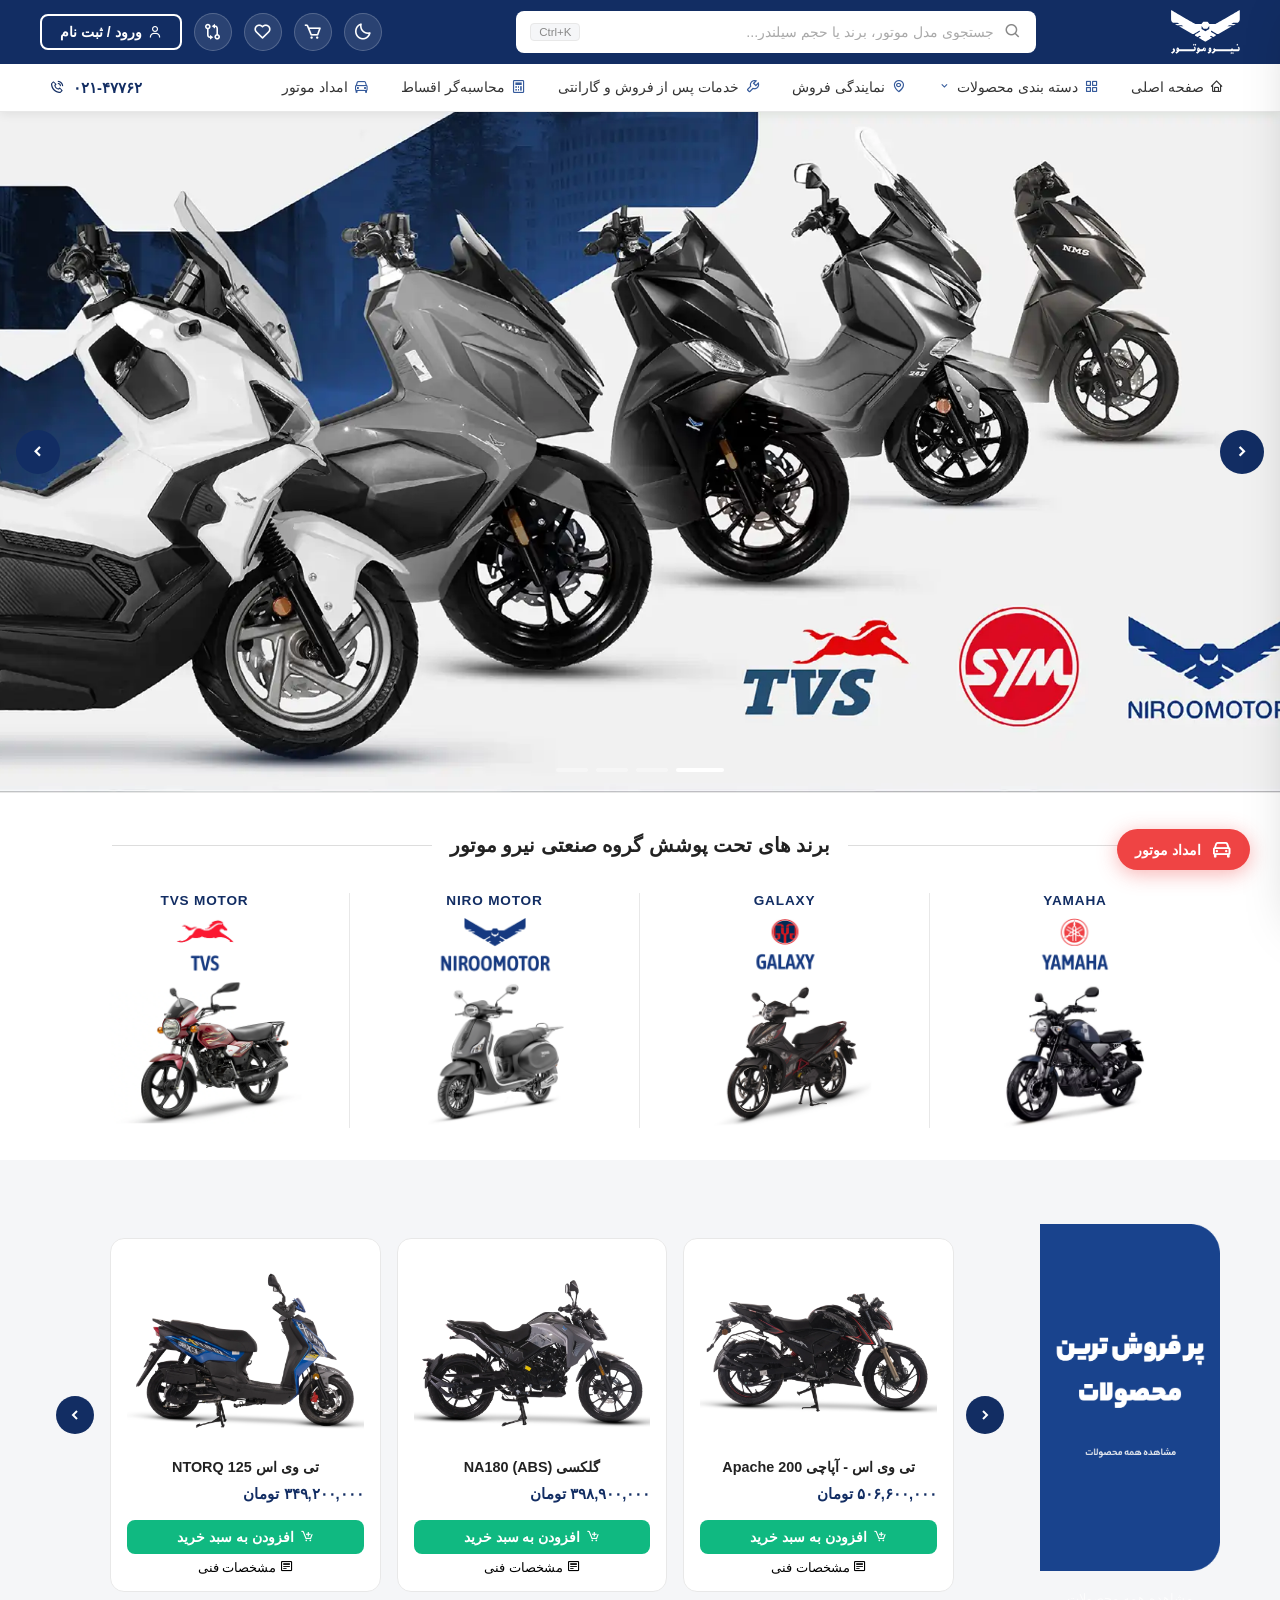
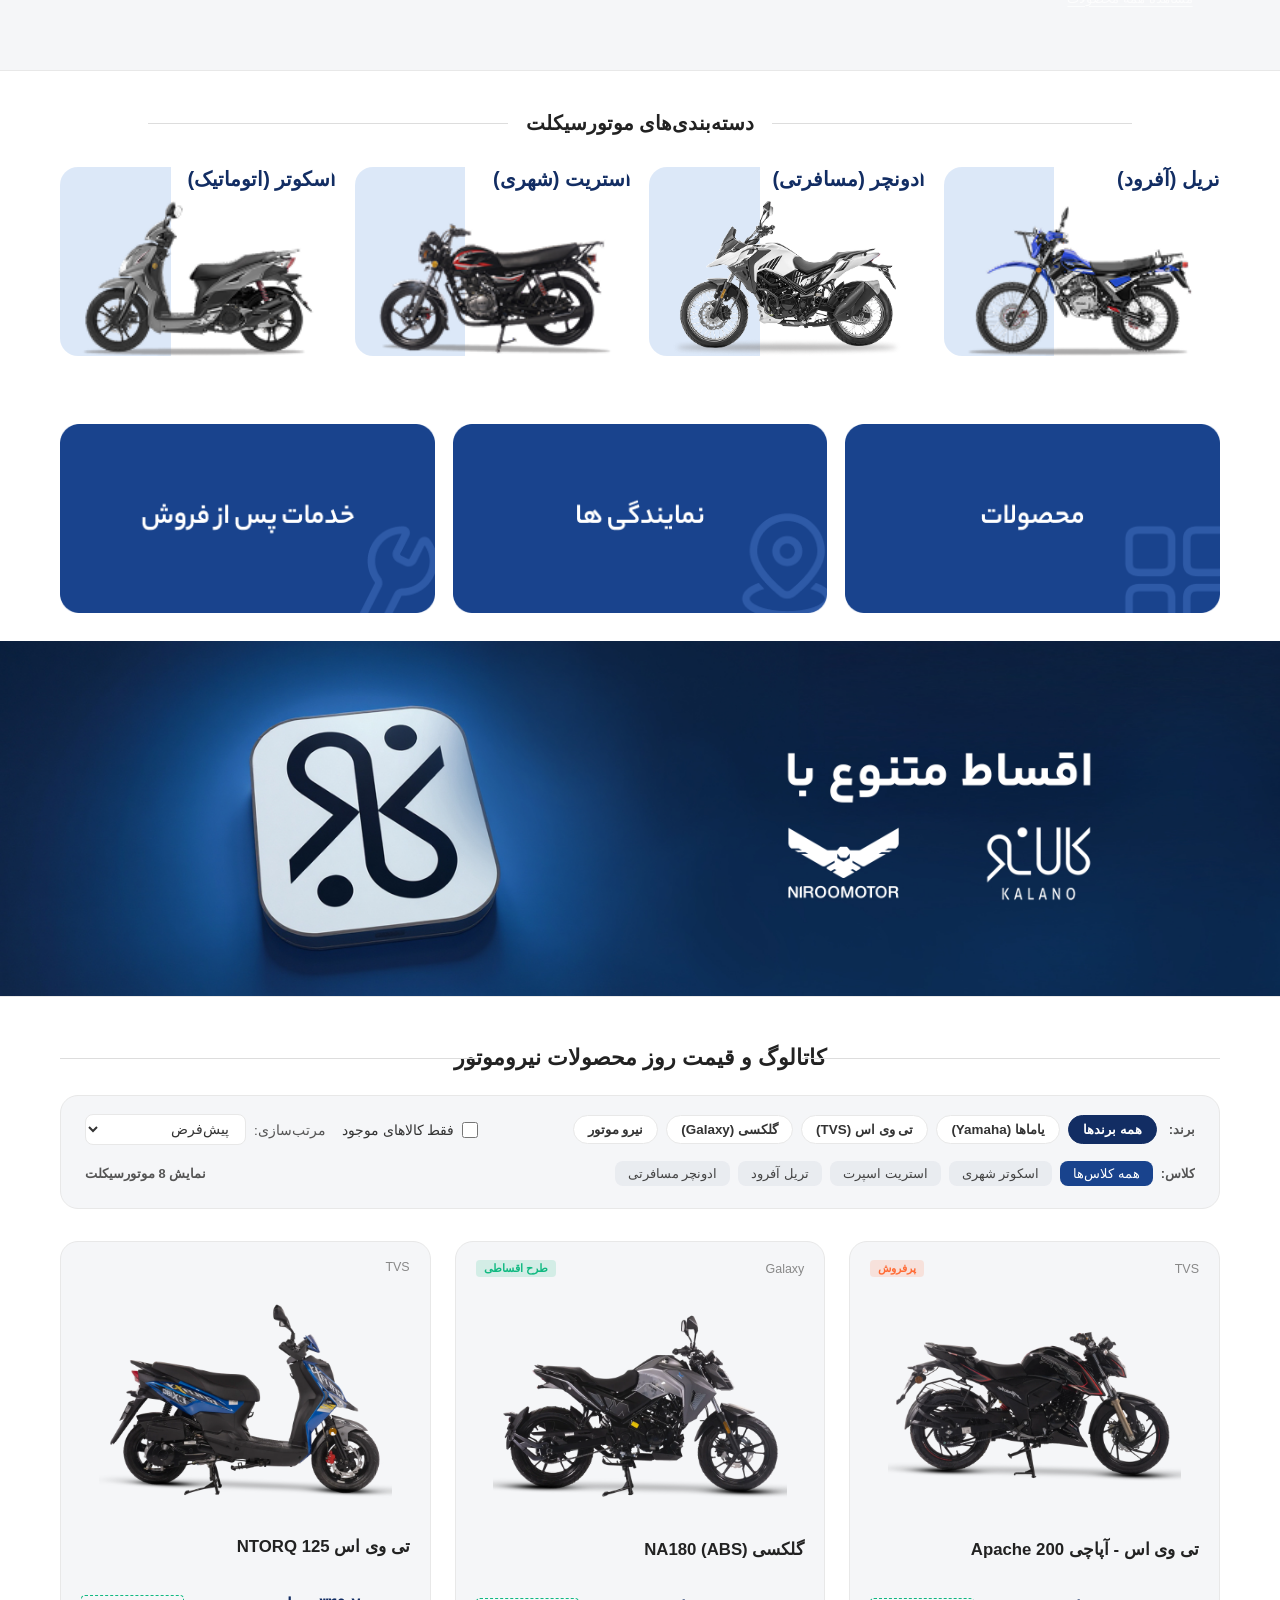
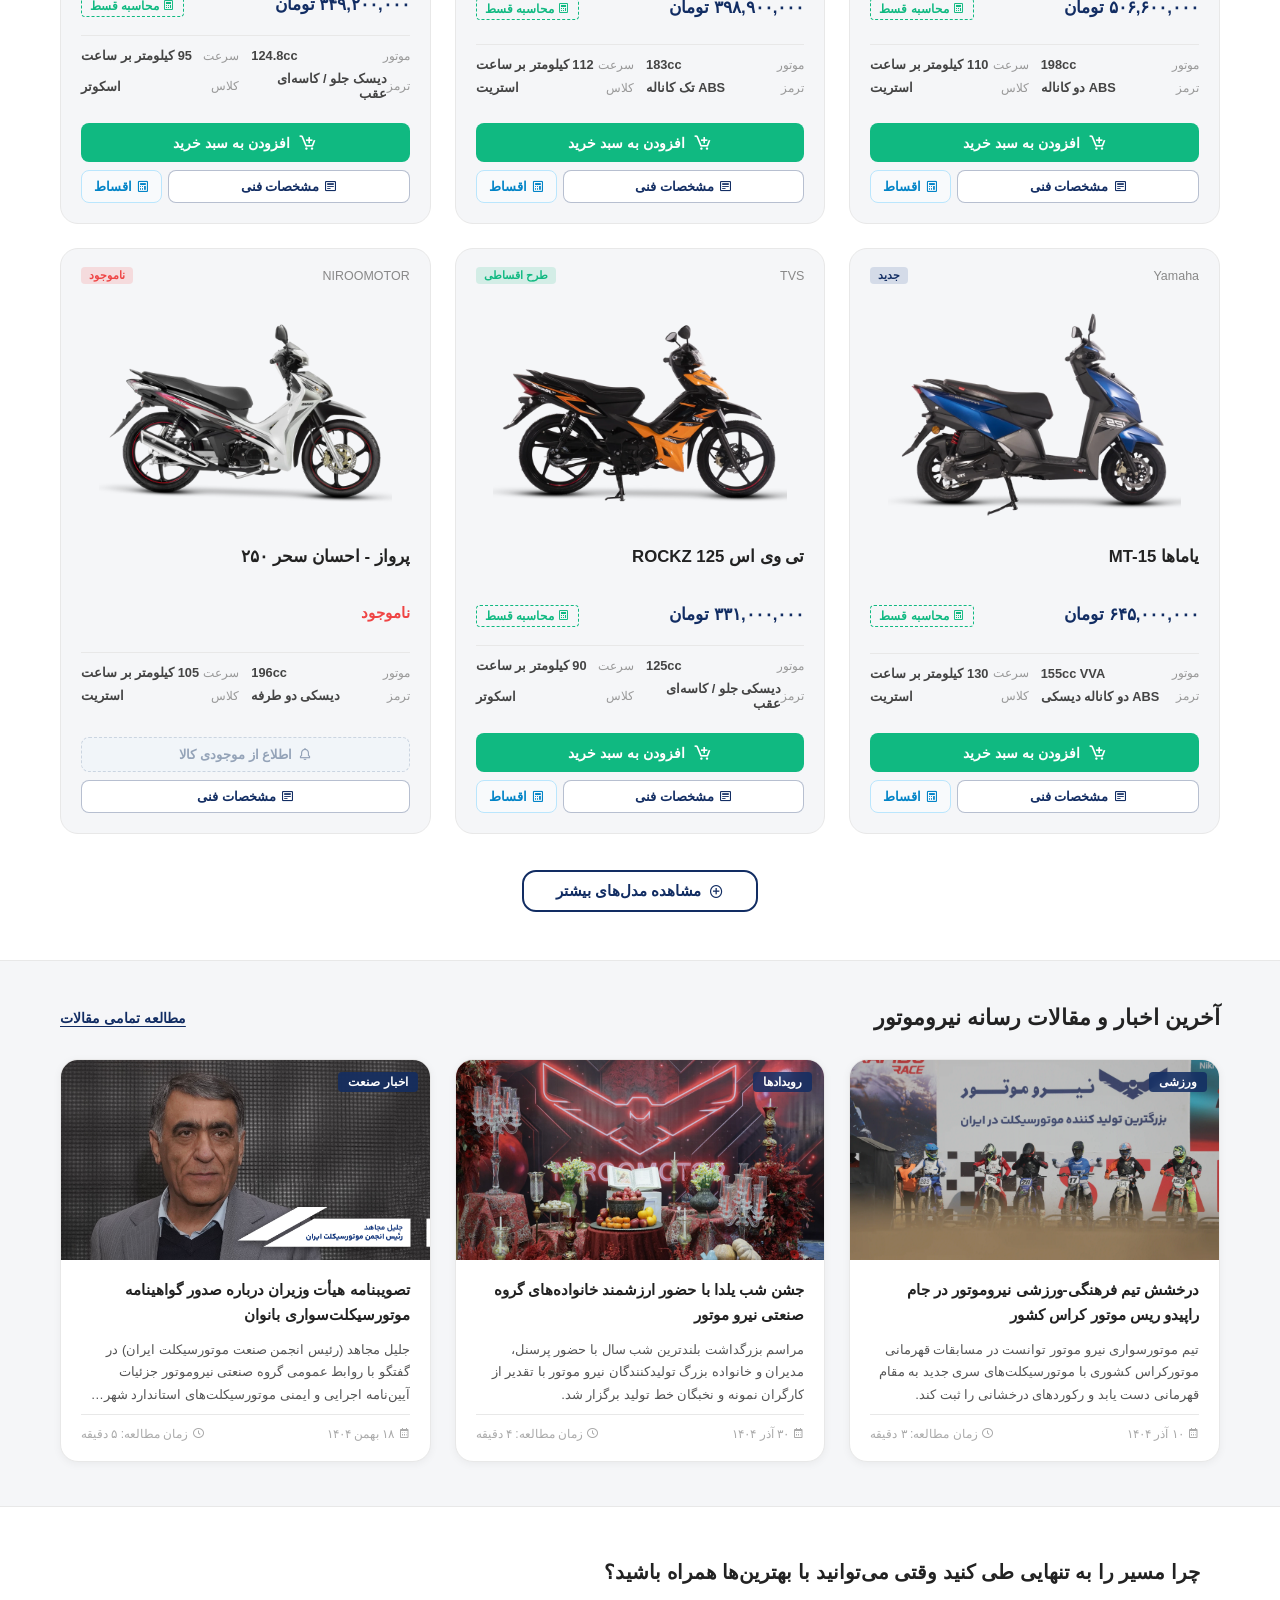
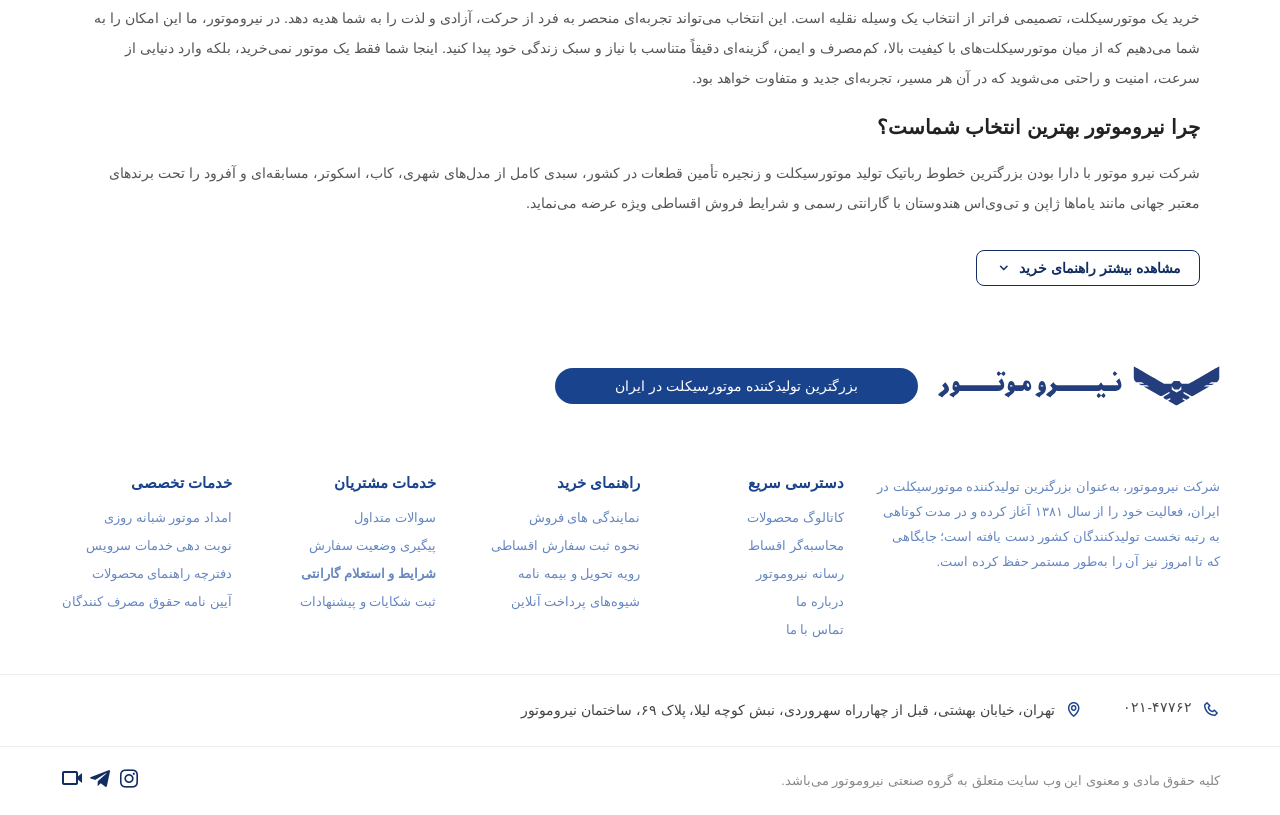
<file: index.html>
<!doctype html>
<html lang="fa" dir="rtl">
  <head>
    <meta charset="UTF-8" />
    <meta name="viewport" content="width=device-width, initial-scale=1.0" />
    <link
      href="https://db.onlinewebfonts.com/c/235b71a9b409e684e865eb4a996e925e?family=IRANYekan"
      rel="stylesheet"
    />
    <link
      href="https://unpkg.com/boxicons@2.1.4/css/boxicons.min.css"
      rel="stylesheet"
    />
    <link rel="stylesheet" href="scss/main.css" />
    <title>گروه صنعتی نیرو موتور | بزرگترین تولید کننده موتورسیکلت در ایران</title>
  </head>
  <body>
    <!-- HEADER -->
    <header class="header-site">
      <div class="header-up">
        <div class="header-logo-group">
          <button class="btn-hamburger" id="btn-open-drawer" aria-label="منوی موبایل">
            <i class="bx bx-menu"></i>
          </button>
          <div class="header-logo" onclick="window.scrollTo({top: 0, behavior: 'smooth'})">
            <img src="assets/img/logo site.svg" alt="نیرو موتور" />
          </div>
        </div>

        <div class="header-search">
          <i class="bx bx-search"></i>
          <input type="text" placeholder="جستجوی مدل موتور، برند یا حجم سیلندر..." readonly />
          <span class="search-shortcut">Ctrl+K</span>
        </div>

        <div class="header-actions">
          <button class="btn-theme-toggle" id="btn-toggle-theme" title="تغییر تم تاریک / روشن">
            <i class="bx bx-moon"></i>
          </button>

          <button class="btn-header-icon" id="btn-open-cart" onclick="openCartModal()" title="سبد خرید">
            <i class="bx bx-cart"></i>
            <span class="badge-counter cart-counter" style="display: none;">0</span>
          </button>

          <button class="btn-header-icon" id="btn-open-wishlist" onclick="openWishlistModal()" title="علاقه‌مندی‌ها">
            <i class="bx bx-heart"></i>
            <span class="badge-counter wishlist-counter" style="display: none;">0</span>
          </button>

          <button class="btn-header-icon" id="btn-open-compare" onclick="openCompareModal()" title="مقایسه فنی موتورسیکلت‌ها">
            <i class="bx bx-git-compare"></i>
            <span class="badge-counter compare-counter" style="display: none;">0</span>
          </button>

          <button
            class="btn-login"
            id="btn-header-login"
            onclick="window.location.href = 'login.html'"
          >
            <i class="bx bx-user"></i>
            <span>ورود / ثبت نام</span>
          </button>
        </div>
      </div>

      <!-- SEARCH PANEL -->
      <div class="search-panel">
        <div class="search-panel-header">
          <span><i class="bx bx-search"></i> جستجوی هوشمند در محصولات نیروموتور</span>
          <button class="search-panel-close"><i class="bx bx-x"></i></button>
        </div>
        <div class="search-panel-input">
          <i class="bx bx-search"></i>
          <input type="text" placeholder="نام مدل (مثلا آپاچی، ان‌تورک، گلکسی، یاماها) یا حجم موتور..." autofocus />
          <button class="clear-search-btn" title="پاک کردن"><i class="bx bx-x-circle"></i></button>
        </div>
        <div class="search-results-list" id="search-results-container"></div>
      </div>
      <div class="search-overlay"></div>

      <!-- BOTTOM NAVIGATION & MEGA MENU -->
      <div class="header-down">
        <ul>
          <li><a href="#" style="display: flex; align-items: center; gap: 6px; color: inherit; text-decoration: none;"><i class="bx bx-home"></i> صفحه اصلی</a></li>
          <li class="has-mega-menu">
            <i class="bx bx-grid-alt"></i> دسته بندی محصولات <i class="bx bx-chevron-down" style="font-size: 0.8rem;"></i>
            <div class="mega-menu">
              <div>
                <div class="mega-col-title"><i class="bx bx-category"></i> دسته‌بندی بر اساس کلاس</div>
                <div class="mega-links">
                  <a href="#products-section" onclick="state.currentCategory = 'اسکوتر'; renderProductsGrid();">
                    <span>خرید موتور اسکوتر</span>
                    <span class="count">شهری</span>
                  </a>
                  <a href="#products-section" onclick="state.currentCategory = 'استریت'; renderProductsGrid();">
                    <span>خرید موتور استریت</span>
                    <span class="count">اسپرت</span>
                  </a>
                  <a href="#products-section" onclick="state.currentCategory = 'تریل'; renderProductsGrid();">
                    <span>خرید موتور تریل</span>
                    <span class="count">آفرود</span>
                  </a>
                  <a href="#products-section" onclick="state.currentCategory = 'ادونچر'; renderProductsGrid();">
                    <span>خرید موتور مسافرتی (ادونچر)</span>
                    <span class="count">سفری</span>
                  </a>
                </div>
              </div>
              <div>
                <div class="mega-col-title"><i class="bx bx-badge-check"></i> دسته‌بندی بر اساس برند</div>
                <div class="mega-links">
                  <a href="#products-section" onclick="state.currentBrand = 'Yamaha'; renderProductsGrid();">
                    <span>موتورسیکلت‌های یاماها (Yamaha)</span>
                    <span class="count">ژاپن</span>
                  </a>
                  <a href="#products-section" onclick="state.currentBrand = 'TVS'; renderProductsGrid();">
                    <span>موتورسیکلت‌های تی وی اس (TVS)</span>
                    <span class="count">هند</span>
                  </a>
                  <a href="#products-section" onclick="state.currentBrand = 'Galaxy'; renderProductsGrid();">
                    <span>موتورسیکلت‌های گلکسی (Galaxy)</span>
                    <span class="count">SYM</span>
                  </a>
                  <a href="#products-section" onclick="state.currentBrand = 'NIROOMOTOR'; renderProductsGrid();">
                    <span>موتورسیکلت‌های نیرو موتور (احسان/پرواز)</span>
                    <span class="count">تولید ملی</span>
                  </a>
                </div>
              </div>
              <div class="mega-banner">
                <p><i class="bx bx-gift"></i> طرح ویژه خرید اقساطی کلیه محصولات با کمترین کارمزد</p>
                <button onclick="openInstallmentModalFor(productsData[0].id)">محاسبه اقساط</button>
              </div>
            </div>
          </li>
          <li id="nav-branches"><i class="bx bx-map"></i> نمایندگی فروش</li>
          <li id="nav-services"><i class="bx bx-wrench"></i> خدمات پس از فروش و گارانتی</li>
          <li id="nav-calculator"><i class="bx bx-calculator"></i> محاسبه‌گر اقساط</li>
          <li class="btn-open-emergency" onclick="openEmergencyModal(event)" style="cursor: pointer;"><i class="bx bx-car"></i> امداد موتور</li>
        </ul>
        <a href="tel:02147762" class="header-phone">
          <i class="bx bx-phone-call"></i>
          <span>۰۲۱-۴۷۷۶۲</span>
        </a>
      </div>
    </header>

    <!-- MOBILE DRAWER -->
    <div class="drawer-backdrop" id="drawer-backdrop"></div>
    <div class="mobile-drawer" id="mobile-drawer">
      <div class="drawer-header">
        <img src="assets/img/logo site.svg" alt="نیرو موتور" />
        <button class="drawer-close" id="btn-close-drawer"><i class="bx bx-x"></i></button>
      </div>
      <div class="drawer-nav">
        <ul>
          <li>
            <a href="#" onclick="document.getElementById('mobile-drawer').classList.remove('open'); document.getElementById('drawer-backdrop').classList.remove('open');">
              <span class="drawer-label"><i class="bx bx-home"></i> صفحه اصلی</span>
            </a>
          </li>
          <li>
            <button class="drawer-link" id="drawer-cat-toggle">
              <span class="drawer-label"><i class="bx bx-grid-alt"></i> دسته‌بندی محصولات</span>
              <i class="bx bx-chevron-down"></i>
            </button>
            <div class="drawer-accordion-content" id="drawer-cat-accordion">
              <a href="#products-section" onclick="state.currentCategory = 'اسکوتر'; renderProductsGrid(); document.getElementById('mobile-drawer').classList.remove('open'); document.getElementById('drawer-backdrop').classList.remove('open');">موتور اسکوتر</a>
              <a href="#products-section" onclick="state.currentCategory = 'استریت'; renderProductsGrid(); document.getElementById('mobile-drawer').classList.remove('open'); document.getElementById('drawer-backdrop').classList.remove('open');">موتور استریت</a>
              <a href="#products-section" onclick="state.currentCategory = 'تریل'; renderProductsGrid(); document.getElementById('mobile-drawer').classList.remove('open'); document.getElementById('drawer-backdrop').classList.remove('open');">موتور تریل</a>
              <a href="#products-section" onclick="state.currentBrand = 'Yamaha'; renderProductsGrid(); document.getElementById('mobile-drawer').classList.remove('open'); document.getElementById('drawer-backdrop').classList.remove('open');">برند یاماها (Yamaha)</a>
              <a href="#products-section" onclick="state.currentBrand = 'TVS'; renderProductsGrid(); document.getElementById('mobile-drawer').classList.remove('open'); document.getElementById('drawer-backdrop').classList.remove('open');">برند تی وی اس (TVS)</a>
              <a href="#products-section" onclick="state.currentBrand = 'Galaxy'; renderProductsGrid(); document.getElementById('mobile-drawer').classList.remove('open'); document.getElementById('drawer-backdrop').classList.remove('open');">برند گلکسی (Galaxy)</a>
            </div>
          </li>
          <li>
            <button class="drawer-link" onclick="renderBranches('all'); document.getElementById('modal-branches').classList.add('open'); document.getElementById('mobile-drawer').classList.remove('open'); document.getElementById('drawer-backdrop').classList.remove('open');">
              <span class="drawer-label"><i class="bx bx-map"></i> نمایندگی‌های فروش</span>
            </button>
          </li>
          <li>
            <button class="drawer-link" onclick="document.getElementById('modal-warranty').classList.add('open'); document.getElementById('mobile-drawer').classList.remove('open'); document.getElementById('drawer-backdrop').classList.remove('open');">
              <span class="drawer-label"><i class="bx bx-shield-quarter"></i> استعلام گارانتی و سفارش</span>
            </button>
          </li>
          <li>
            <button class="drawer-link" onclick="openInstallmentModalFor(productsData[0].id); document.getElementById('mobile-drawer').classList.remove('open'); document.getElementById('drawer-backdrop').classList.remove('open');">
              <span class="drawer-label"><i class="bx bx-calculator"></i> محاسبه‌گر اقساط</span>
            </button>
          </li>
          <li>
            <button class="drawer-link" onclick="openCartModal(); document.getElementById('mobile-drawer').classList.remove('open'); document.getElementById('drawer-backdrop').classList.remove('open');">
              <span class="drawer-label"><i class="bx bx-cart"></i> سبد خرید و سفارش آنلاین</span>
            </button>
          </li>
          <li>
            <button class="drawer-link" onclick="openWishlistModal(); document.getElementById('mobile-drawer').classList.remove('open'); document.getElementById('drawer-backdrop').classList.remove('open');">
              <span class="drawer-label"><i class="bx bx-heart"></i> لیست علاقه‌مندی‌ها</span>
            </button>
          </li>
          <li>
            <button class="drawer-link" onclick="openCompareModal(); document.getElementById('mobile-drawer').classList.remove('open'); document.getElementById('drawer-backdrop').classList.remove('open');">
              <span class="drawer-label"><i class="bx bx-git-compare"></i> مقایسه فنی محصولات</span>
            </button>
          </li>
          <li>
            <button class="drawer-link btn-open-emergency" onclick="document.getElementById('modal-emergency').classList.add('open'); document.getElementById('mobile-drawer').classList.remove('open'); document.getElementById('drawer-backdrop').classList.remove('open');">
              <span class="drawer-label" style="color: #ef4444;"><i class="bx bx-car" style="color: #ef4444;"></i> امداد موتور شبانه‌روزی</span>
            </button>
          </li>
        </ul>
      </div>
      <div class="drawer-footer">
        <a href="tel:02147762" class="drawer-phone">
          <i class="bx bx-phone-call"></i> ۰۲۱-۴۷۷۶۲
        </a>
        <div class="drawer-social">
          <a href="#"><i class="bx bxl-instagram"></i></a>
          <a href="#"><i class="bx bxl-telegram"></i></a>
          <a href="#"><i class="bx bxl-whatsapp"></i></a>
        </div>
      </div>
    </div>

    <!-- HERO SLIDER -->
    <section class="hero-slider">
      <div class="hero-track">
        <img
          src="assets/img/slide1.webp"
          class="hero-slide hero-slide--1 show"
          alt="نیرو موتور اسلاید ۱"
        />
        <img
          src="assets/img/slide2.webp"
          class="hero-slide hero-slide--2"
          alt="نیرو موتور اسلاید ۲"
        />
        <img
          src="assets/img/slide3.webp"
          class="hero-slide hero-slide--3"
          alt="نیرو موتور اسلاید ۳"
        />
        <img
          src="assets/img/slide4.webp"
          class="hero-slide hero-slide--4"
          alt="نیرو موتور اسلاید ۴"
        />
        <button class="hero-prev" aria-label="قبلی"><i class="bx bxs-chevron-right"></i></button>
        <button class="hero-next" aria-label="بعدی"><i class="bx bxs-chevron-left"></i></button>
      </div>
    </section>

    <!-- BRANDS -->
    <section class="brands">
      <h1>برند های تحت پوشش گروه صنعتی نیرو موتور</h1>
      <div class="brands-grid">
        <div class="brand-card" data-brand="Yamaha" title="مشاهده محصولات یاماها">
          <span class="brand-name">YAMAHA</span>
          <img src="assets/img/yamaha-bike.png" alt="یاماها" class="brand-bike" />
        </div>
        <div class="brand-card" data-brand="Galaxy" title="مشاهده محصولات گلکسی">
          <span class="brand-name">GALAXY</span>
          <img src="assets/img/galaxy-bike.png" alt="گلکسی" class="brand-bike" />
        </div>
        <div class="brand-card" data-brand="NIROOMOTOR" title="مشاهده محصولات نیرو موتور">
          <span class="brand-name">NIRO MOTOR</span>
          <img src="assets/img/niroomotor-bike.png" alt="نیرو موتور" class="brand-bike" />
        </div>
        <div class="brand-card" data-brand="TVS" title="مشاهده محصولات تی وی اس">
          <span class="brand-name">TVS MOTOR</span>
          <img src="assets/img/tvs-bike.png" alt="تی وی اس" class="brand-bike" />
        </div>
      </div>
    </section>

    <!-- BEST SELLING SLIDER -->
    <section class="best-selling">
      <div class="best-selling-title">
        <img src="assets/img/best seller.png" alt="پرفروش ترین محصولات" />
        <a href="#products-section">مشاهده همه محصولات</a>
      </div>
      <div class="products-slider-wrapper">
        <button class="prod-prev" id="best-seller-prev" aria-label="قبلی"><i class="bx bxs-chevron-right"></i></button>
        <div class="products-slides" id="best-seller-slides"></div>
        <button class="prod-next" id="best-seller-next" aria-label="بعدی"><i class="bx bxs-chevron-left"></i></button>
      </div>
    </section>

    <!-- CATEGORIES -->
    <section class="categories">
      <h2>دسته‌بندی‌های موتورسیکلت</h2>
      <div class="categories-grid">
        <div class="category-card" data-category="تریل">
          <h3>تریل (آفرود)</h3>
          <img src="assets/img/trail.png" alt="تریل" />
        </div>
        <div class="category-card" data-category="ادونچر">
          <h3>ادونچر (مسافرتی)</h3>
          <img src="assets/img/adventure.png" alt="ادونچر" />
        </div>
        <div class="category-card" data-category="استریت">
          <h3>استریت (شهری)</h3>
          <img src="assets/img/street.png" alt="استریت" />
        </div>
        <div class="category-card" data-category="اسکوتر">
          <h3>اسکوتر (اتوماتیک)</h3>
          <img src="assets/img/scooter.png" alt="اسکوتر" />
        </div>
      </div>
    </section>

    <!-- QUICK ACCESS -->
    <section class="quick-access">
      <div class="quick-card" title="مشاهده محصولات">
        <img src="assets/img/products.png" alt="محصولات نیروموتور" />
      </div>
      <div class="quick-card" title="نمایندگی های فروش">
        <img src="assets/img/Agency.png" alt="نمایندگی های نیروموتور" />
      </div>
      <div class="quick-card" title="خدمات پس از فروش">
        <img src="assets/img/After sales service.png" alt="خدمات پس از فروش نیروموتور" />
      </div>
    </section>

    <!-- INSTALLMENT BANNER -->
    <section class="installment-plan" title="کلیک برای محاسبه آنلاین اقساط">
      <img src="assets/img/Installment plan.jpg" alt="طرح فروش اقساطی نیرو موتور" />
    </section>

    <!-- PRODUCTS CATALOG WITH RICH FILTER & SORT -->
    <section class="products" id="products-section">
      <h2>کاتالوگ و قیمت روز محصولات نیروموتور</h2>

      <div class="products-filter-bar">
        <div class="filter-row-top">
          <div class="brand-filter-tabs">
            <span style="font-size: 0.82rem; font-weight: 700; color: #555; margin-left: 4px;">برند:</span>
            <button class="brand-tab active" data-brand="all">همه برندها</button>
            <button class="brand-tab" data-brand="Yamaha">یاماها (Yamaha)</button>
            <button class="brand-tab" data-brand="TVS">تی وی اس (TVS)</button>
            <button class="brand-tab" data-brand="Galaxy">گلکسی (Galaxy)</button>
            <button class="brand-tab" data-brand="NIROOMOTOR">نیرو موتور</button>
          </div>

          <div class="sort-and-stock-row">
            <label class="stock-toggle-label">
              <input type="checkbox" id="filter-stock" />
              <span>فقط کالاهای موجود</span>
            </label>

            <div class="sort-dropdown-wrap">
              <label for="sort-select">مرتب‌سازی:</label>
              <select id="sort-select">
                <option value="default">پیش‌فرض</option>
                <option value="price-asc">ارزان‌ترین</option>
                <option value="price-desc">گران‌ترین</option>
                <option value="engine">بیشترین حجم موتور</option>
              </select>
            </div>
          </div>
        </div>

        <div class="category-filter-pills">
          <span style="font-size: 0.8rem; font-weight: 700; color: #555; white-space: nowrap;">کلاس:</span>
          <button class="cat-pill active" data-category="all">همه کلاس‌ها</button>
          <button class="cat-pill" data-category="اسکوتر">اسکوتر شهری</button>
          <button class="cat-pill" data-category="استریت">استریت اسپرت</button>
          <button class="cat-pill" data-category="تریل">تریل آفرود</button>
          <button class="cat-pill" data-category="ادونچر">ادونچر مسافرتی</button>
          <span class="filter-count-badge"></span>
        </div>
      </div>

      <div class="products-grid"></div>

      <div class="show-more-wrap">
        <button class="show-more-btn" id="btn-load-more">
          <i class="bx bx-plus-circle"></i>
          <span>مشاهده مدل‌های بیشتر</span>
        </button>
      </div>
    </section>

    <!-- ARTICLES -->
    <section class="latest-articles">
      <div class="articles-header">
        <h2>آخرین اخبار و مقالات رسانه نیروموتور</h2>
        <a href="#" class="read-more">مطالعه تمامی مقالات</a>
      </div>
      <div class="articles-grid">
        <div class="article-card">
          <div class="article-img-wrap">
            <img src="assets/img/article1.webp" alt="موتور کراس" />
            <span class="article-category-tag">ورزشی</span>
          </div>
          <div class="article-content">
            <h3>درخشش تیم فرهنگی-ورزشی نیروموتور در جام راپیدو ریس موتور کراس کشور</h3>
            <p>تیم موتورسواری نیرو موتور توانست در مسابقات قهرمانی موتورکراس کشوری با موتورسیکلت‌های سری جدید به مقام قهرمانی دست یابد و رکوردهای درخشانی را ثبت کند.</p>
            <div class="article-footer">
              <span><i class="bx bx-calendar"></i> ۱۰ آذر ۱۴۰۴</span>
              <span><i class="bx bx-time-five"></i> زمان مطالعه: ۳ دقیقه</span>
            </div>
          </div>
        </div>

        <div class="article-card">
          <div class="article-img-wrap">
            <img src="assets/img/article2.webp" alt="جشن یلدا نیرو موتور" />
            <span class="article-category-tag">رویدادها</span>
          </div>
          <div class="article-content">
            <h3>جشن شب یلدا با حضور ارزشمند خانواده‌های گروه صنعتی نیرو موتور</h3>
            <p>مراسم بزرگداشت بلندترین شب سال با حضور پرسنل، مدیران و خانواده بزرگ تولیدکنندگان نیرو موتور با تقدیر از کارگران نمونه و نخبگان خط تولید برگزار شد.</p>
            <div class="article-footer">
              <span><i class="bx bx-calendar"></i> ۳۰ آذر ۱۴۰۴</span>
              <span><i class="bx bx-time-five"></i> زمان مطالعه: ۴ دقیقه</span>
            </div>
          </div>
        </div>

        <div class="article-card">
          <div class="article-img-wrap">
            <img src="assets/img/article3.webp" alt="گواهینامه بانوان" />
            <span class="article-category-tag">اخبار صنعت</span>
          </div>
          <div class="article-content">
            <h3>تصویبنامه هیأت وزیران درباره صدور گواهینامه موتورسیکلت‌سواری بانوان</h3>
            <p>جلیل مجاهد (رئیس انجمن صنعت موتورسیکلت ایران) در گفتگو با روابط عمومی گروه صنعتی نیروموتور جزئیات آیین‌نامه اجرایی و ایمنی موتورسیکلت‌های استاندارد شهری را تشریح کرد.</p>
            <div class="article-footer">
              <span><i class="bx bx-calendar"></i> ۱۸ بهمن ۱۴۰۴</span>
              <span><i class="bx bx-time-five"></i> زمان مطالعه: ۵ دقیقه</span>
            </div>
          </div>
        </div>
      </div>
    </section>

    <!-- SEO EXPANDABLE BUYER GUIDE -->
    <section class="text">
      <h2>چرا مسیر را به تنهایی طی کنید وقتی می‌توانید با بهترین‌ها همراه باشید؟</h2>
      <p>
        خرید یک موتورسیکلت، تصمیمی فراتر از انتخاب یک وسیله نقلیه است. این انتخاب می‌تواند تجربه‌ای منحصر به فرد از حرکت، آزادی و لذت را به شما هدیه دهد. در نیروموتور، ما این امکان را به شما می‌دهیم که از میان موتورسیکلت‌های با کیفیت بالا، کم‌مصرف و ایمن، گزینه‌ای دقیقاً متناسب با نیاز و سبک زندگی خود پیدا کنید. اینجا شما فقط یک موتور نمی‌خرید، بلکه وارد دنیایی از سرعت، امنیت و راحتی می‌شوید که در آن هر مسیر، تجربه‌ای جدید و متفاوت خواهد بود.
      </p>
      <h2>چرا نیروموتور بهترین انتخاب شماست؟</h2>
      <p>
        شرکت نیرو موتور با دارا بودن بزرگترین خطوط رباتیک تولید موتورسیکلت و زنجیره تأمین قطعات در کشور، سبدی کامل از مدل‌های شهری، کاب، اسکوتر، مسابقه‌ای و آفرود را تحت برندهای معتبر جهانی مانند یاماها ژاپن و تی‌وی‌اس هندوستان با گارانتی رسمی و شرایط فروش اقساطی ویژه عرضه می‌نماید.
      </p>

      <div class="seo-expandable-content" id="seo-expandable-content">
        <div class="seo-guide-grid">
          <div class="seo-guide-card">
            <h4><i class="bx bx-tachometer"></i> راهنمای خرید موتور اسکوتر</h4>
            <p>موتورسیکلت‌های اسکوتر با کلاچ اتوماتیک CVT و مصرف سوخت بسیار ناچیز، بهترین گزینه برای عبور سریع و بدون خستگی از ترافیک‌های سنگین شهری هستند. سواری نرم، محفظه بار جادار و هدایت آسان از مهم‌ترین مزایای اسکوترهاست.</p>
          </div>
          <div class="seo-guide-card">
            <h4><i class="bx bx-bolt-circle"></i> راهنمای خرید موتور استریت</h4>
            <p>کلاس استریت (نیکد) ترکیب قدرت بالا، طراحی تهاجمی و مانورپذیری فوق‌العاده در معابر شهری است. مجهز به ترمزهای پیشرفته ABS، دنده‌های شتاب‌گیری و فنربندی مستحکم برای علاقه‌مندان به رانندگی اسپرت.</p>
          </div>
          <div class="seo-guide-card">
            <h4><i class="bx bx-compass"></i> راهنمای خرید موتور تریل</h4>
            <p>اگر اهل ماجراجویی در دل طبیعت، عبور از مسیرهای سنگلاخی، کوهستان و جنگل هستید، موتورهای تریل نیرو موتور با کمک‌فنرهای گازی مرتفع و تایرهای عاج‌دار، پایداری و دوام بی‌نظیری را فراهم می‌کنند.</p>
          </div>
          <div class="seo-guide-card">
            <h4><i class="bx bx-shield"></i> شرایط گارانتی و خدمات پس از فروش</h4>
            <p>کلیه موتورسیکلت‌های گروه صنعتی نیرو موتور دارای گارانتی معتبر قطعات، کارت طلایی خدمات پس از فروش و شبکه سراسری بیش از ۲۵۰ نمایندگی فعال و امداد موتور سیار در سراسر استان‌های کشور می‌باشند.</p>
          </div>
        </div>
      </div>

      <button class="btn-toggle-seo" id="btn-toggle-seo">
        <span>مشاهده بیشتر راهنمای خرید</span>
        <i class="bx bx-chevron-down"></i>
      </button>
    </section>

    <!-- FOOTER -->
    <footer>
      <div class="footer-top">
        <div class="footer-logo">
          <img src="assets/img/logo-footer.svg" alt="لوگو فوتر نیرو موتور" />
        </div>
        <div class="footer-slogan">
          <button class="footer-btn">
            بزرگترین تولیدکننده موتورسیکلت در ایران
          </button>
        </div>
      </div>
      <div class="footer-middle">
        <div class="footer-about">
          <p>
            شرکت نیروموتور، به‌عنوان بزرگترین تولیدکننده موتورسیکلت در ایران،
            فعالیت خود را از سال ۱۳۸۱ آغاز کرده و در مدت کوتاهی به رتبه نخست
            تولیدکنندگان کشور دست یافته است؛ جایگاهی که تا امروز نیز آن را
            به‌طور مستمر حفظ کرده است.
          </p>
        </div>
        <div class="footer-links">
          <h4>دسترسی سریع</h4>
          <ul>
            <li><a href="#products-section">کاتالوگ محصولات</a></li>
            <li><a href="#" onclick="openInstallmentModalFor(productsData[0].id)">محاسبه‌گر اقساط</a></li>
            <li><a href="#">رسانه نیروموتور</a></li>
            <li><a href="#">درباره ما</a></li>
            <li><a href="#">تماس با ما</a></li>
          </ul>
        </div>
        <div class="footer-links">
          <h4>راهنمای خرید</h4>
          <ul>
            <li><a href="#" onclick="renderBranches('all'); document.getElementById('modal-branches').classList.add('open');">نمایندگی های فروش</a></li>
            <li><a href="#">نحوه ثبت سفارش اقساطی</a></li>
            <li><a href="#">رویه تحویل و بیمه نامه</a></li>
            <li><a href="#">شیوه‌های پرداخت آنلاین</a></li>
          </ul>
        </div>
        <div class="footer-links">
          <h4>خدمات مشتریان</h4>
          <ul>
            <li><a href="#">سوالات متداول</a></li>
            <li><a href="#" onclick="document.getElementById('modal-warranty').classList.add('open');">پیگیری وضعیت سفارش</a></li>
            <li><a href="#" onclick="document.getElementById('modal-warranty').classList.add('open');"><strong>شرایط و استعلام گارانتی</strong></a></li>
            <li><a href="#">ثبت شکایات و پیشنهادات</a></li>
          </ul>
        </div>
        <div class="footer-links">
          <h4>خدمات تخصصی</h4>
          <ul>
            <li><a href="#" class="btn-open-emergency" onclick="openEmergencyModal(event)">امداد موتور شبانه روزی</a></li>
            <li><a href="#" onclick="document.getElementById('modal-appointment').classList.add('open');">نوبت دهی خدمات سرویس</a></li>
            <li><a href="#">دفترچه راهنمای محصولات</a></li>
            <li><a href="#">آیین نامه حقوق مصرف کنندگان</a></li>
          </ul>
        </div>
      </div>
      <div class="footer-contact">
        <div class="footer-phone">
          <i class="bx bx-phone"></i>
          <span>۰۲۱-۴۷۷۶۲</span>
        </div>
        <div class="footer-address">
          <i class="bx bx-map"></i>
          <span>تهران، خیابان بهشتی، قبل از چهارراه سهروردی، نبش کوچه لیلا، پلاک ۶۹، ساختمان نیروموتور</span>
        </div>
      </div>
      <div class="footer-bottom">
        <p>
          کلیه حقوق مادی و معنوی این وب سایت متعلق به گروه صنعتی نیروموتور می‌باشد.
        </p>
        <div class="footer-social">
          <a href="#" title="اینستاگرام"><i class="bx bxl-instagram"></i></a>
          <a href="#" title="تلگرام"><i class="bx bxl-telegram"></i></a>
          <a href="#" title="آپارات"><i class="bx bx-video"></i></a>
        </div>
      </div>
    </footer>

    <!-- MODAL: PRODUCT QUICK VIEW -->
    <div class="modal-backdrop" id="modal-quickview">
      <div class="modal-card modal-lg">
        <div class="modal-header">
          <div class="modal-title"><i class="bx bx-detail"></i> مشخصات فنی کامل موتورسیکلت</div>
          <button class="modal-close-btn">&times;</button>
        </div>
        <div class="modal-body"></div>
      </div>
    </div>

    <!-- MODAL: INSTALLMENT CALCULATOR -->
    <div class="modal-backdrop" id="modal-calculator">
      <div class="modal-card modal-lg">
        <div class="modal-header">
          <div class="modal-title"><i class="bx bx-calculator"></i> محاسبه‌گر هوشمند خرید اقساطی موتورسیکلت</div>
          <button class="modal-close-btn">&times;</button>
        </div>
        <div class="modal-body">
          <div class="calculator-container">
            <div class="calc-form">
              <div class="calc-field">
                <label>انتخاب مدل موتورسیکلت:</label>
                <select id="calc-bike-select"></select>
              </div>

              <div class="calc-field">
                <label>
                  <span>درصد پیش‌پرداخت:</span>
                  <span class="val-badge" id="calc-down-display">۴۰٪</span>
                </label>
                <input type="range" id="calc-down-slider" min="20" max="70" step="5" value="40" />
                <div class="preset-buttons">
                  <button class="preset-btn" data-percent="30">۳۰ درصد</button>
                  <button class="preset-btn active" data-percent="40">۴۰ درصد</button>
                  <button class="preset-btn" data-percent="50">۵۰ درصد</button>
                  <button class="preset-btn" data-percent="60">۶۰ درصد</button>
                </div>
              </div>

              <div class="calc-field">
                <label>مدت زمان بازپرداخت اقساط:</label>
                <div class="months-selection">
                  <button class="month-btn" data-months="6">۶ ماهه</button>
                  <button class="month-btn active" data-months="12">۱۲ ماهه</button>
                  <button class="month-btn" data-months="18">۱۸ ماهه</button>
                  <button class="month-btn" data-months="24">۲۴ ماهه</button>
                </div>
              </div>
            </div>

            <div class="calc-summary-card">
              <div class="summary-header">
                <h4>پیش‌فاکتور محاسباتی اقساط</h4>
                <div class="selected-bike-name" id="calc-res-bike-name">--</div>
              </div>

              <div class="summary-rows">
                <div class="s-row">
                  <span class="lbl">قیمت نقدی موتور:</span>
                  <span class="val" id="calc-res-total-price">--</span>
                </div>
                <div class="s-row">
                  <span class="lbl">مبلغ پیش‌پرداخت اولیه:</span>
                  <span class="val" id="calc-res-down-amount">--</span>
                </div>
                <div class="s-row">
                  <span class="lbl">دوره بازپرداخت:</span>
                  <span class="val" id="calc-res-months">--</span>
                </div>
                <div class="s-row highlight">
                  <span class="lbl">مبلغ هر قسط ماهانه:</span>
                  <span class="val" id="calc-res-monthly-pay">--</span>
                </div>
                <div class="s-row">
                  <span class="lbl">مجموع پرداختی کل:</span>
                  <span class="val" id="calc-res-grand-total">--</span>
                </div>
              </div>

              <button class="btn-submit-installment" onclick="alert('درخواست پیش‌خرید اقساطی شما ثبت گردید. کارشناسان فروش نیرو موتور جهت تکمیل مدارک با شما تماس خواهند گرفت.'); closeAllModals();">
                <i class="bx bx-check-shield"></i> ثبت درخواست خرید اقساطی
              </button>
            </div>
          </div>
        </div>
      </div>
    </div>

    <!-- MODAL: COMPARE -->
    <div class="modal-backdrop" id="modal-compare">
      <div class="modal-card modal-lg">
        <div class="modal-header">
          <div class="modal-title"><i class="bx bx-git-compare"></i> جدول مقایسه فنی موتورسیکلت‌ها</div>
          <button class="modal-close-btn">&times;</button>
        </div>
        <div class="modal-body" id="compare-content-container"></div>
      </div>
    </div>

    <!-- MODAL: BRANCH LOCATOR -->
    <div class="modal-backdrop" id="modal-branches">
      <div class="modal-card modal-lg">
        <div class="modal-header">
          <div class="modal-title"><i class="bx bx-map-pin"></i> شعب و نمایندگی‌های رسمی نیرو موتور در سراسر کشور</div>
          <button class="modal-close-btn">&times;</button>
        </div>
        <div class="modal-body">
          <div class="branches-tabs">
            <button class="branch-tab-btn active" data-city="all">همه شعب</button>
            <button class="branch-tab-btn" data-city="tehran">تهران</button>
            <button class="branch-tab-btn" data-city="isfahan">اصفهان</button>
            <button class="branch-tab-btn" data-city="shiraz">شیراز</button>
            <button class="branch-tab-btn" data-city="mashhad">مشهد</button>
            <button class="branch-tab-btn" data-city="tabriz">تبریز</button>
          </div>
          <div class="branches-list" id="branches-list-container"></div>
        </div>
      </div>
    </div>

    <!-- MODAL: EMERGENCY ROAD ASSISTANCE -->
    <div class="modal-backdrop" id="modal-emergency">
      <div class="modal-card modal-sm">
        <div class="modal-header">
          <div class="modal-title" style="color: #ef4444;"><i class="bx bx-car"></i> امداد موتور شبانه‌روزی نیرو موتور</div>
          <button class="modal-close-btn">&times;</button>
        </div>
        <div class="modal-body">
          <div class="emergency-box">
            <div class="emergency-icon"><i class="bx bx-phone-call"></i></div>
            <h3>سامانه فوری امداد ۲۴ ساعته</h3>
            <p>در صورت بروز هرگونه نقص فنی، پنچری، اتمام سوخت یا تصادف در هر ساعت از شبانه‌روز، امدادگران مجرب نیرو موتور با تجهیزات تخصصی در کنار شما خواهند بود.</p>
            <a href="tel:02147762" class="emergency-call-btn">
              <i class="bx bx-phone"></i> تماس فوری: ۰۲۱-۴۷۷۶۲
            </a>
          </div>
        </div>
      </div>
    </div>

    <!-- MODAL: WARRANTY & ORDER TRACKING -->
    <div class="modal-backdrop" id="modal-warranty">
      <div class="modal-card modal-sm">
        <div class="modal-header">
          <div class="modal-title"><i class="bx bx-shield-quarter"></i> استعلام اصالت گارانتی و پیگیری سفارش</div>
          <button class="modal-close-btn">&times;</button>
        </div>
        <div class="modal-body">
          <form class="modal-form" onsubmit="event.preventDefault(); alert('اطلاعات وسیله نقلیه و سوابق سرویس با موفقیت استعلام شد: گارانتی فعال تا پایان سال ۱۴۰۵.');">
            <div class="form-group">
              <label>شماره شاسی موتورسیکلت (VIN) یا کد پیگیری سفارش:</label>
              <input type="text" placeholder="مثال: NM-98234710..." required />
            </div>
            <div class="form-group">
              <label>شماره همراه خریدار:</label>
              <input type="tel" placeholder="۰۹۱۲..." required />
            </div>
            <button type="submit" class="form-btn-submit">
              <i class="bx bx-search"></i> استعلام وضعیت گارانتی
            </button>
          </form>
        </div>
      </div>
    </div>

    <!-- MODAL: SERVICE APPOINTMENT -->
    <div class="modal-backdrop" id="modal-appointment">
      <div class="modal-card modal-sm">
        <div class="modal-header">
          <div class="modal-title"><i class="bx bx-calendar-event"></i> رزرو آنلاین نوبت سرویس دوره‌ای</div>
          <button class="modal-close-btn">&times;</button>
        </div>
        <div class="modal-body">
          <form class="modal-form" onsubmit="event.preventDefault(); alert('نوبت شما با موفقیت رزرو شد. پیامک تایید با کد رهگیری ارسال گردید.'); closeAllModals();">
            <div class="form-group">
              <label>نام و نام خانوادگی:</label>
              <input type="text" placeholder="نام خود را وارد کنید" required />
            </div>
            <div class="form-group">
              <label>شماره تلفن همراه:</label>
              <input type="tel" placeholder="۰۹..." required />
            </div>
            <div class="form-group">
              <label>مدل موتورسیکلت:</label>
              <select required>
                <option value="">انتخاب مدل موتورسیکلت</option>
                <option value="apache">تی وی اس - آپاچی ۲۰۰</option>
                <option value="na180">گلکسی NA180</option>
                <option value="ntorq">تی وی اس NTORQ 125</option>
                <option value="yamaha">یاماها MT-15</option>
                <option value="ehsan">احسان / پرواز</option>
              </select>
            </div>
            <div class="form-group">
              <label>انتخاب نمایندگی خدمات:</label>
              <select required>
                <option value="tehran-beheshti">شعبه مرکزی شهید بهشتی تهران</option>
                <option value="tehran-helal">شعبه هلال احمر میدان رازی</option>
                <option value="isfahan">نمایندگی مرکزی اصفهان</option>
                <option value="shiraz">نمایندگی مرکزی شیراز</option>
                <option value="mashhad">نمایندگی مرکزی مشهد</option>
              </select>
            </div>
            <button type="submit" class="form-btn-submit">
              <i class="bx bx-check"></i> ثبت قطعی نوبت سرویس
            </button>
          </form>
        </div>
      </div>
    </div>

    <!-- MODAL: WISHLIST -->
    <div class="modal-backdrop" id="modal-wishlist">
      <div class="modal-card modal-sm">
        <div class="modal-header">
          <div class="modal-title"><i class="bx bx-heart"></i> لیست علاقه‌مندی‌های شما</div>
          <button class="modal-close-btn">&times;</button>
        </div>
        <div class="modal-body"></div>
      </div>
    </div>

    <!-- MODAL: CART -->
    <div class="modal-backdrop" id="modal-cart">
      <div class="modal-card modal-lg">
        <div class="modal-header">
          <div class="modal-title"><i class="bx bx-shopping-bag"></i> سبد خرید و ثبت سفارش آنلاین</div>
          <button class="modal-close-btn">&times;</button>
        </div>
        <div class="modal-body" id="cart-content-container"></div>
      </div>
    </div>

    <!-- FLOATING ACTIONS -->
    <button class="floating-emergency-btn btn-open-emergency" onclick="openEmergencyModal(event)" title="امداد موتور ۲۴ ساعته">
      <i class="bx bx-car"></i>
      <span>امداد موتور</span>
    </button>
    <button class="go-to-top" title="بازگشت به بالای صفحه" aria-label="بالای صفحه"><i class="bx bx-up-arrow-alt"></i></button>

    <!-- TOAST NOTIFICATIONS CONTAINER -->
    <div id="toast-container" class="toast-container"></div>

    <script src="js/script.js"></script>
  </body>
</html>
</file>
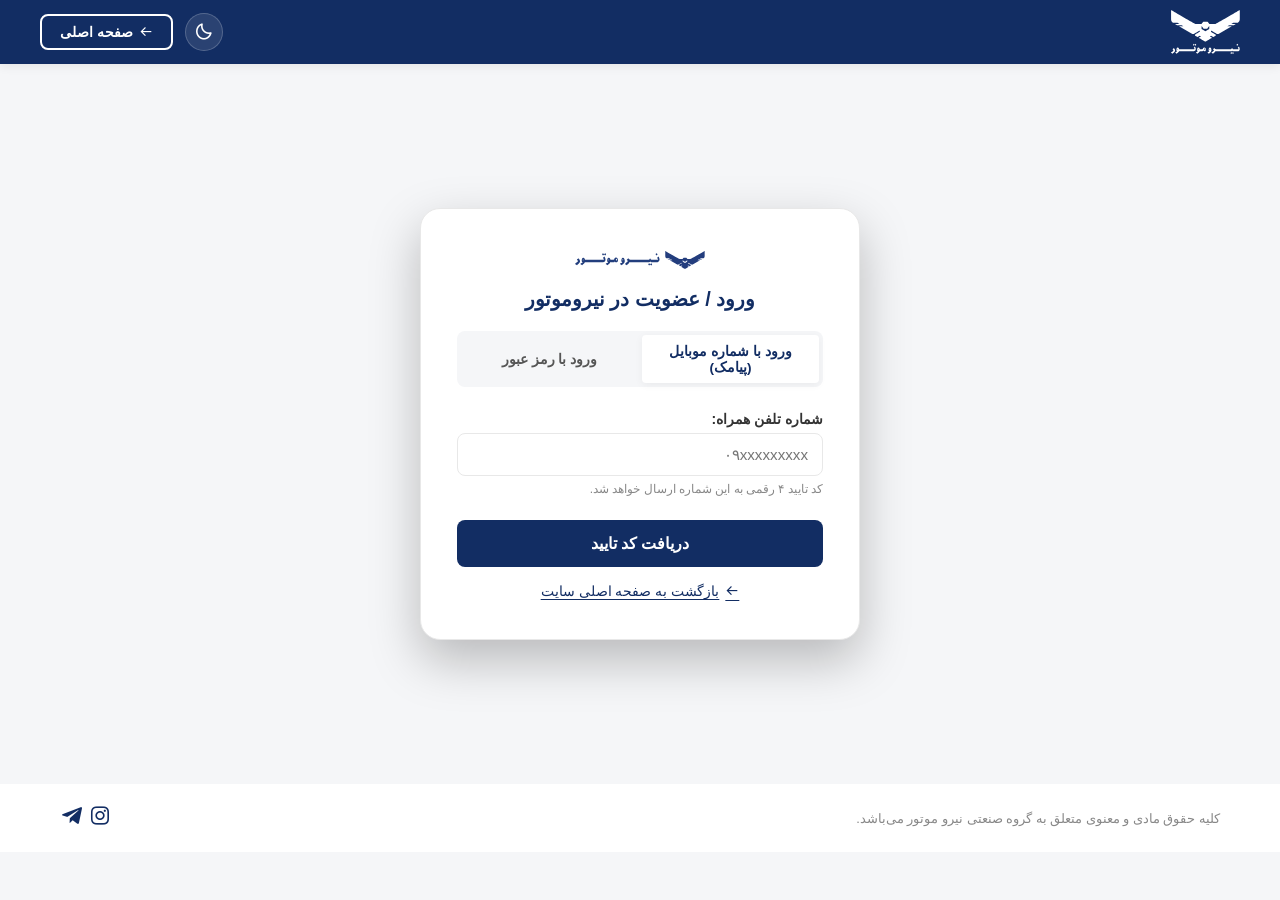
<file: login.html>
<!doctype html>
<html lang="fa" dir="rtl">
  <head>
    <meta charset="UTF-8" />
    <meta name="viewport" content="width=device-width, initial-scale=1.0" />
    <link
      href="https://db.onlinewebfonts.com/c/235b71a9b409e684e865eb4a996e925e?family=IRANYekan"
      rel="stylesheet"
    />
    <link
      href="https://unpkg.com/boxicons@2.1.4/css/boxicons.min.css"
      rel="stylesheet"
    />
    <link rel="stylesheet" href="scss/main.css" />
    <title>ورود و ثبت نام | گروه صنعتی نیرو موتور</title>
  </head>
  <body>
    <!-- HEADER -->
    <header class="header-site">
      <div class="header-up">
        <div class="header-logo-group">
          <div class="header-logo" onclick="window.location.href = 'index.html'">
            <img src="assets/img/logo site.svg" alt="نیرو موتور" />
          </div>
        </div>

        <div class="header-actions">
          <button class="btn-theme-toggle" id="btn-toggle-theme" title="تغییر تم تاریک / روشن">
            <i class="bx bx-moon"></i>
          </button>
          <button class="btn-login" onclick="window.location.href = 'index.html'">
            <i class="bx bx-arrow-back"></i>
            <span>صفحه اصلی</span>
          </button>
        </div>
      </div>
    </header>

    <!-- LOGIN SECTION -->
    <section class="login-section">
      <div class="login-card">
        <img src="assets/img/logo-footer.svg" alt="نیرو موتور" class="login-logo" />
        <h2>ورود / عضویت در نیروموتور</h2>

        <div class="login-tabs">
          <button class="login-tab-btn active" id="tab-otp">ورود با شماره موبایل (پیامک)</button>
          <button class="login-tab-btn" id="tab-password">ورود با رمز عبور</button>
        </div>

        <!-- FORM 1: OTP MOBILE -->
        <form class="login-form" id="form-otp">
          <!-- STEP 1: MOBILE INPUT -->
          <div id="otp-step-1">
            <div class="login-field">
              <label>شماره تلفن همراه:</label>
              <input
                type="tel"
                id="inp-mobile"
                placeholder="۰۹xxxxxxxxx"
                maxlength="11"
                required
              />
              <span class="input-hint">کد تایید ۴ رقمی به این شماره ارسال خواهد شد.</span>
            </div>
            <p class="login-error" id="error-step-1"></p>
            <button type="button" class="login-btn" id="btn-send-otp">
              دریافت کد تایید
            </button>
          </div>

          <!-- STEP 2: VERIFICATION CODE -->
          <div id="otp-step-2" style="display: none;">
            <div class="mock-code-banner" id="mock-code-notice">
              پیامک آزمایشی ارسال شد! کد ورود: <strong id="display-mock-code">۱۲۳۴</strong>
            </div>

            <div class="otp-box-wrapper" style="margin-top: 10px;">
              <label style="font-size: 0.88rem; font-weight: 700; color: #333;">کد تایید ۴ رقمی:</label>
              <input
                type="text"
                class="otp-code-input"
                id="inp-otp-code"
                placeholder="____"
                maxlength="4"
              />
              <div class="otp-timer">
                <span>امکان ارسال مجدد تا:</span>
                <span class="timer-seconds" id="otp-timer-count">02:00</span>
              </div>
              <button type="button" class="btn-resend-otp" id="btn-resend" disabled>
                ارسال مجدد کد تایید
              </button>
            </div>

            <p class="login-error" id="error-step-2"></p>
            <button type="submit" class="login-btn" id="btn-verify-otp">
              تایید و ورود به سایت
            </button>
            <button type="button" style="background: none; border: none; color: #888; font-size: 0.8rem; cursor: pointer; margin-top: 8px; width: 100%; text-align: center;" id="btn-change-mobile">
              ویرایش شماره موبایل
            </button>
          </div>
        </form>

        <!-- FORM 2: EMAIL / PASSWORD -->
        <form class="login-form" id="form-password" style="display: none;">
          <div class="login-field">
            <label>پست الکترونیکی یا نام کاربری:</label>
            <input
              type="email"
              id="inp-email"
              placeholder="example@niroomotor.com"
              required
            />
          </div>
          <div class="login-field">
            <label>رمز عبور:</label>
            <input
              type="password"
              id="inp-password"
              placeholder="رمز عبور خود را وارد نمایید"
              required
            />
          </div>
          <p class="login-error" id="error-password"></p>
          <button type="submit" class="login-btn" id="btn-login-pass">
            ورود با کلمه عبور
          </button>
        </form>

        <a href="index.html" class="login-back">
          <i class="bx bx-arrow-back"></i> بازگشت به صفحه اصلی سایت
        </a>
      </div>
    </section>

    <!-- FOOTER -->
    <footer>
      <div class="footer-bottom">
        <p>کلیه حقوق مادی و معنوی متعلق به گروه صنعتی نیرو موتور می‌باشد.</p>
        <div class="footer-social">
          <a href="#"><i class="bx bxl-instagram"></i></a>
          <a href="#"><i class="bx bxl-telegram"></i></a>
        </div>
      </div>
    </footer>

    <script src="js/login.js"></script>
  </body>
</html>
</file>
<file: scss/main.css>
* {
  box-sizing: border-box;
  margin: 0;
  padding: 0;
  text-decoration: none;
  list-style: none;
  user-select: none;
  font-family: "IRANYekan", sans-serif;
}

body {
  background: #f5f6f8;
  color: #222;
  direction: rtl;
}

img {
  display: block;
  max-width: 100%;
}

a {
  color: inherit;
}

button {
  cursor: pointer;
  border: none;
  background: none;
}

.header-site {
  position: sticky;
  top: 0;
  z-index: 1000;
  width: 100%;
  box-shadow: 0 2px 10px rgba(0, 0, 0, 0.08);
}

.header-up {
  background: #122d63;
  display: flex;
  align-items: center;
  justify-content: space-between;
  padding: 10px 40px;
  gap: 20px;
  position: relative;
  z-index: 101;
}

.header-logo-group {
  display: flex;
  align-items: center;
  gap: 12px;
}

.btn-hamburger {
  display: none;
  background: transparent;
  border: none;
  color: #fff;
  font-size: 1.7rem;
  cursor: pointer;
  padding: 4px;
  border-radius: 8px;
  transition: background 0.2s ease;
}
.btn-hamburger:hover {
  background: rgba(255, 255, 255, 0.12);
}

.header-logo {
  cursor: pointer;
}
.header-logo > img {
  height: 44px;
  width: auto;
  object-fit: contain;
  display: block;
}

.header-search {
  flex: 1;
  max-width: 520px;
  display: flex;
  align-items: center;
  background: #fff;
  border-radius: 8px;
  padding: 0 14px;
  gap: 10px;
  height: 42px;
  cursor: pointer;
  transition: box-shadow 0.2s ease;
}
.header-search:hover {
  box-shadow: 0 0 0 3px rgba(255, 255, 255, 0.25);
}
.header-search > i {
  color: #888;
  font-size: 1.1rem;
}
.header-search > input {
  flex: 1;
  border: none;
  outline: none;
  font-size: 0.9rem;
  color: #333;
  background: transparent;
  direction: rtl;
  cursor: pointer;
}
.header-search > input::placeholder {
  color: #aaa;
}
.header-search .search-shortcut {
  font-size: 0.72rem;
  background: #f5f6f8;
  color: #888;
  padding: 2px 8px;
  border-radius: 4px;
  border: 1px solid #e8e8e8;
}

.header-actions {
  display: flex;
  align-items: center;
  gap: 12px;
}
.header-actions .btn-theme-toggle,
.header-actions .btn-header-icon {
  background: rgba(255, 255, 255, 0.1);
  border: 1px solid rgba(255, 255, 255, 0.2);
  color: #fff;
  width: 38px;
  height: 38px;
  border-radius: 50%;
  display: flex;
  align-items: center;
  justify-content: center;
  font-size: 1.2rem;
  cursor: pointer;
  position: relative;
  transition: all 0.2s ease;
}
.header-actions .btn-theme-toggle:hover,
.header-actions .btn-header-icon:hover {
  background: rgba(255, 255, 255, 0.25);
  transform: scale(1.05);
}
.header-actions .badge-counter {
  position: absolute;
  top: -4px;
  right: -4px;
  background: #ef4444;
  color: #fff;
  font-size: 0.68rem;
  font-weight: 700;
  width: 18px;
  height: 18px;
  border-radius: 50%;
  display: flex;
  align-items: center;
  justify-content: center;
  line-height: 1;
}
.header-actions > .btn-login {
  background: transparent;
  border: 2px solid #fff;
  color: #fff;
  border-radius: 8px;
  padding: 8px 18px;
  font-size: 0.88rem;
  font-weight: 600;
  cursor: pointer;
  transition: background 0.2s ease, transform 0.2s ease;
  display: flex;
  align-items: center;
  gap: 6px;
}
.header-actions > .btn-login:hover {
  background: rgba(255, 255, 255, 0.15);
  transform: translateY(-1px);
}
.header-actions .user-logged-in {
  position: relative;
}
.header-actions .user-logged-in .btn-user-profile {
  background: rgba(255, 255, 255, 0.15);
  border: 1px solid rgba(255, 255, 255, 0.3);
  color: #fff;
  padding: 6px 14px;
  border-radius: 8px;
  display: flex;
  align-items: center;
  gap: 8px;
  cursor: pointer;
  font-size: 0.85rem;
  font-weight: 600;
}
.header-actions .user-logged-in .btn-user-profile > i {
  font-size: 1.1rem;
}
.header-actions .user-logged-in .user-dropdown {
  display: none;
  position: absolute;
  left: 0;
  top: calc(100% + 8px);
  background: #fff;
  min-width: 180px;
  border-radius: 14px;
  box-shadow: 0 10px 30px rgba(0, 0, 0, 0.12);
  padding: 8px 0;
  z-index: 1000;
  border: 1px solid #e8e8e8;
}
.header-actions .user-logged-in .user-dropdown.show {
  display: block;
}
.header-actions .user-logged-in .user-dropdown a, .header-actions .user-logged-in .user-dropdown button {
  display: flex;
  align-items: center;
  gap: 10px;
  padding: 10px 16px;
  color: #333;
  font-size: 0.85rem;
  width: 100%;
  text-align: right;
  background: transparent;
  border: none;
  cursor: pointer;
  transition: background 0.2s ease;
}
.header-actions .user-logged-in .user-dropdown a:hover, .header-actions .user-logged-in .user-dropdown button:hover {
  background: #f5f6f8;
  color: #122d63;
}
.header-actions .user-logged-in .user-dropdown a.btn-logout, .header-actions .user-logged-in .user-dropdown button.btn-logout {
  color: #ef4444;
  border-top: 1px solid #e8e8e8;
}
.header-actions .user-logged-in .user-dropdown a.btn-logout:hover, .header-actions .user-logged-in .user-dropdown button.btn-logout:hover {
  background: #fef2f2;
}

.search-panel {
  display: none;
  position: fixed;
  top: 64px;
  left: 0;
  right: 0;
  max-height: 80vh;
  background: #fff;
  z-index: 10000;
  box-shadow: 0 20px 50px rgba(0, 0, 0, 0.25);
  padding: 24px 40px;
  flex-direction: column;
  gap: 16px;
  overflow-y: auto;
}
.search-panel.open {
  display: flex;
  animation: fadeInDown 0.25s ease;
}

@keyframes fadeInDown {
  from {
    opacity: 0;
    transform: translateY(-10px);
  }
  to {
    opacity: 1;
    transform: translateY(0);
  }
}
.search-panel-header {
  display: flex;
  align-items: center;
  justify-content: space-between;
}
.search-panel-header > span {
  font-size: 1rem;
  font-weight: 700;
  color: #222;
}

.search-panel-close {
  width: 34px;
  height: 34px;
  border-radius: 50%;
  background: #f0f0f0;
  border: none;
  display: flex;
  align-items: center;
  justify-content: center;
  font-size: 1.2rem;
  color: #555;
  cursor: pointer;
  transition: all 0.2s ease;
}
.search-panel-close:hover {
  background: #e8e8e8;
  color: #222;
}

.search-panel-input {
  display: flex;
  align-items: center;
  border-bottom: 2px solid #122d63;
  padding-bottom: 10px;
  gap: 12px;
}
.search-panel-input > i {
  font-size: 1.3rem;
  color: #122d63;
}
.search-panel-input > input {
  flex: 1;
  border: none;
  outline: none;
  font-size: 1.05rem;
  direction: rtl;
  color: #222;
  background: transparent;
}
.search-panel-input .clear-search-btn {
  border: none;
  background: transparent;
  color: #888;
  cursor: pointer;
  font-size: 1.1rem;
}

.search-results-list {
  display: flex;
  flex-direction: column;
  gap: 10px;
  max-height: 48vh;
  overflow-y: auto;
  padding: 8px 4px;
}
.search-results-list .search-result-empty {
  text-align: center;
  padding: 30px 20px;
  color: #888;
  font-size: 0.9rem;
}

.search-result-item {
  display: flex;
  align-items: center;
  justify-content: space-between;
  padding: 10px 16px;
  background: #f5f6f8;
  border-radius: 14px;
  cursor: pointer;
  transition: all 0.2s ease;
  border: 1px solid transparent;
}
.search-result-item:hover {
  background: #fff;
  border-color: #dce8f8;
  box-shadow: 0 2px 8px rgba(0, 0, 0, 0.05);
  transform: translateX(-4px);
}
.search-result-item .res-info {
  display: flex;
  align-items: center;
  gap: 14px;
}
.search-result-item .res-info img {
  width: 70px;
  height: 50px;
  object-fit: contain;
}
.search-result-item .res-info .res-texts {
  display: flex;
  flex-direction: column;
  gap: 4px;
}
.search-result-item .res-info .res-texts .res-title {
  font-size: 0.92rem;
  font-weight: 700;
  color: #222;
}
.search-result-item .res-info .res-texts .res-sub {
  font-size: 0.78rem;
  color: #888;
  display: flex;
  gap: 8px;
}
.search-result-item .res-price {
  font-size: 0.95rem;
  font-weight: 700;
  color: #122d63;
}

.search-overlay {
  display: none;
  position: fixed;
  inset: 0;
  top: 64px;
  background: rgba(0, 0, 0, 0.45);
  backdrop-filter: blur(4px);
  z-index: 99;
}
.search-overlay.open {
  display: block;
}

.header-down {
  background: #fff;
  border-bottom: 1px solid #e8e8e8;
  display: flex;
  align-items: center;
  justify-content: space-between;
  padding: 0 40px;
  height: 48px;
  position: relative;
  z-index: 100;
}
.header-down > ul {
  display: flex;
  align-items: center;
  height: 100%;
}
.header-down > ul > li {
  display: flex;
  align-items: center;
  gap: 6px;
  padding: 0 16px;
  height: 48px;
  font-size: 0.88rem;
  color: #333;
  cursor: pointer;
  border-bottom: 2px solid transparent;
  transition: color 0.2s ease, border-color 0.2s ease;
  white-space: nowrap;
  position: relative;
}
.header-down > ul > li > i {
  font-size: 0.95rem;
  color: #355a9b;
}
.header-down > ul > li:hover, .header-down > ul > li.active {
  color: #122d63;
  border-bottom-color: #122d63;
}

.has-mega-menu:hover .mega-menu {
  opacity: 1;
  visibility: visible;
  transform: translateY(0);
}

.mega-menu {
  position: absolute;
  top: 100%;
  right: 0;
  width: 680px;
  background: #fff;
  border-radius: 0 0 18px 18px;
  box-shadow: 0 10px 30px rgba(0, 0, 0, 0.12);
  border: 1px solid #e8e8e8;
  border-top: 2px solid #122d63;
  padding: 24px;
  display: grid;
  grid-template-columns: 1fr 1fr;
  gap: 24px;
  opacity: 0;
  visibility: hidden;
  transform: translateY(10px);
  transition: all 0.25s ease;
  z-index: 200;
}
.mega-menu .mega-col-title {
  font-size: 0.95rem;
  font-weight: 800;
  color: #122d63;
  margin-bottom: 14px;
  display: flex;
  align-items: center;
  gap: 8px;
  padding-bottom: 6px;
  border-bottom: 1px solid #e8e8e8;
}
.mega-menu .mega-links {
  display: flex;
  flex-direction: column;
  gap: 10px;
}
.mega-menu .mega-links a {
  display: flex;
  align-items: center;
  justify-content: space-between;
  padding: 6px 10px;
  border-radius: 8px;
  color: #333;
  font-size: 0.85rem;
  transition: all 0.2s ease;
}
.mega-menu .mega-links a span.count {
  font-size: 0.75rem;
  background: #f5f6f8;
  padding: 2px 6px;
  border-radius: 4px;
  color: #888;
}
.mega-menu .mega-links a:hover {
  background: #dce8f8;
  color: #122d63;
  padding-right: 14px;
}
.mega-menu .mega-banner {
  grid-column: span 2;
  background: linear-gradient(135deg, #dce8f8, #edf3fa);
  padding: 12px 18px;
  border-radius: 14px;
  display: flex;
  align-items: center;
  justify-content: space-between;
}
.mega-menu .mega-banner p {
  font-size: 0.82rem;
  font-weight: 600;
  color: #122d63;
  margin: 0;
}
.mega-menu .mega-banner button {
  background: #122d63;
  color: #fff;
  border: none;
  padding: 6px 14px;
  border-radius: 8px;
  font-size: 0.8rem;
  cursor: pointer;
}

.header-phone {
  display: flex;
  align-items: center;
  gap: 8px;
  font-size: 0.92rem;
  font-weight: 700;
  color: #122d63;
  direction: ltr;
  text-decoration: none;
  padding: 4px 10px;
  border-radius: 8px;
  transition: background 0.2s ease;
}
.header-phone:hover {
  background: #dce8f8;
}

.drawer-backdrop {
  display: none;
  position: fixed;
  inset: 0;
  background: rgba(0, 0, 0, 0.5);
  backdrop-filter: blur(4px);
  z-index: 10000;
}
.drawer-backdrop.open {
  display: block;
}

.mobile-drawer {
  position: fixed;
  top: 0;
  right: -320px;
  width: 300px;
  height: 100vh;
  background: #fff;
  z-index: 10001;
  box-shadow: 0 20px 50px rgba(0, 0, 0, 0.25);
  transition: right 0.3s ease;
  display: flex;
  flex-direction: column;
  overflow-y: auto;
}
.mobile-drawer.open {
  right: 0;
}
.mobile-drawer .drawer-header {
  background: #122d63;
  padding: 16px;
  display: flex;
  align-items: center;
  justify-content: space-between;
}
.mobile-drawer .drawer-header img {
  height: 36px;
  object-fit: contain;
}
.mobile-drawer .drawer-header .drawer-close {
  background: transparent;
  border: none;
  color: #fff;
  font-size: 1.5rem;
  cursor: pointer;
}
.mobile-drawer .drawer-nav {
  padding: 16px 0;
  flex: 1;
}
.mobile-drawer .drawer-nav ul {
  display: flex;
  flex-direction: column;
}
.mobile-drawer .drawer-nav ul li a, .mobile-drawer .drawer-nav ul li button.drawer-link {
  display: flex;
  align-items: center;
  justify-content: space-between;
  padding: 12px 20px;
  color: #333;
  font-size: 0.9rem;
  font-weight: 500;
  text-decoration: none;
  background: transparent;
  border: none;
  width: 100%;
  cursor: pointer;
  transition: background 0.2s ease;
}
.mobile-drawer .drawer-nav ul li a .drawer-label, .mobile-drawer .drawer-nav ul li button.drawer-link .drawer-label {
  display: flex;
  align-items: center;
  gap: 10px;
}
.mobile-drawer .drawer-nav ul li a .drawer-label i, .mobile-drawer .drawer-nav ul li button.drawer-link .drawer-label i {
  color: #122d63;
  font-size: 1.1rem;
}
.mobile-drawer .drawer-nav ul li a:hover, .mobile-drawer .drawer-nav ul li button.drawer-link:hover {
  background: #f5f6f8;
  color: #122d63;
}
.mobile-drawer .drawer-nav ul li .drawer-accordion-content {
  display: none;
  background: #f5f6f8;
  padding: 8px 24px;
}
.mobile-drawer .drawer-nav ul li .drawer-accordion-content.open {
  display: flex;
  flex-direction: column;
  gap: 8px;
}
.mobile-drawer .drawer-nav ul li .drawer-accordion-content a {
  padding: 8px 12px;
  font-size: 0.85rem;
  color: #555;
}
.mobile-drawer .drawer-nav ul li .drawer-accordion-content a:hover {
  color: #122d63;
}
.mobile-drawer .drawer-footer {
  padding: 16px 20px;
  border-top: 1px solid #e8e8e8;
  display: flex;
  flex-direction: column;
  gap: 12px;
}
.mobile-drawer .drawer-footer .drawer-phone {
  display: flex;
  align-items: center;
  justify-content: center;
  gap: 8px;
  font-size: 1rem;
  font-weight: 700;
  color: #122d63;
  direction: ltr;
  padding: 10px;
  background: #dce8f8;
  border-radius: 8px;
  text-decoration: none;
}
.mobile-drawer .drawer-footer .drawer-social {
  display: flex;
  justify-content: center;
  gap: 16px;
  font-size: 1.4rem;
  color: #122d63;
}

footer {
  background: #fff;
  color: #333;
  direction: rtl;
}

.footer-top {
  display: flex;
  align-items: center;
  gap: 20px;
  padding: 28px 60px;
}

.footer-logo > img {
  height: 48px;
  object-fit: contain;
}

.footer-slogan > p {
  font-size: 0.95rem;
  color: #6687c0;
  font-weight: 600;
}

.footer-middle {
  display: grid;
  grid-template-columns: 2fr 1fr 1fr 1fr 1fr;
  gap: 32px;
  padding: 36px 60px;
  border-bottom: 1px solid #eee;
}

.footer-about > p {
  font-size: 0.83rem;
  color: #6687c0;
  line-height: 1.9;
}

.footer-links > h4 {
  font-size: 0.95rem;
  font-weight: 700;
  color: #19438d;
  margin-bottom: 16px;
}
.footer-links > ul {
  display: flex;
  flex-direction: column;
  gap: 10px;
}
.footer-links > ul > li > a {
  font-size: 0.82rem;
  color: #6687c0;
  transition: color 0.2s ease;
}
.footer-links > ul > li > a:hover {
  color: #19438d;
}

.footer-contact {
  display: flex;
  gap: 40px;
  padding: 24px 60px;
  border-bottom: 1px solid #eee;
  align-items: flex-start;
}

.footer-phone,
.footer-address {
  display: flex;
  align-items: flex-start;
  gap: 10px;
  font-size: 0.85rem;
  color: #444;
}
.footer-phone > i,
.footer-address > i {
  font-size: 1.1rem;
  color: #19438d;
  margin-top: 2px;
  flex-shrink: 0;
}

.footer-address > span {
  line-height: 1.7;
}

.footer-bottom {
  padding: 20px 60px;
  display: flex;
  align-items: center;
  justify-content: space-between;
}
.footer-bottom > p {
  font-size: 0.8rem;
  color: #888;
}

.footer-btn {
  background: #19438d;
  color: #fff;
  border-radius: 50px;
  padding: 10px 60px;
  font-size: 0.9rem;
  font-weight: 400;
  transition: opacity 0.2s ease, transform 0.15s;
}
.footer-btn:hover {
  opacity: 0.88;
  transform: translateY(-1px);
}

.footer-social > a {
  font-size: 1.5rem;
  color: #122d63;
  transition: opacity 0.2s ease;
}
.footer-social > a:hover {
  opacity: 0.7;
}

.hero-slider {
  position: relative;
  width: 100%;
  user-select: none;
}

.hero-track {
  position: relative;
  width: 100%;
}

.hero-slide {
  display: none;
  width: 100%;
  height: clamp(340px, 55vw, 680px);
  object-fit: cover;
  object-position: center top;
}
.hero-slide.show {
  display: block;
}

.hero-prev,
.hero-next {
  position: absolute;
  top: 50%;
  transform: translateY(-50%);
  z-index: 10;
  width: 44px;
  height: 44px;
  border-radius: 50%;
  background: #122d63;
  color: #fff;
  font-size: 1.1rem;
  display: flex;
  align-items: center;
  justify-content: center;
  transition: opacity 0.2s ease, transform 0.2s ease;
}
.hero-prev:hover,
.hero-next:hover {
  opacity: 0.85;
  transform: translateY(-50%) scale(1.08);
}

.hero-prev {
  right: 16px;
}

.hero-next {
  left: 16px;
}

.hero-dots {
  position: absolute;
  bottom: 20px;
  left: 50%;
  transform: translateX(-50%);
  display: flex;
  gap: 8px;
  z-index: 10;
}
.hero-dots .dot {
  width: 32px;
  height: 4px;
  border-radius: 4px;
  background: rgba(255, 255, 255, 0.4);
  cursor: pointer;
  transition: all 0.2s ease;
}
.hero-dots .dot.active {
  background: #fff;
  width: 48px;
}

.brands {
  background: #fff;
  padding: 40px 60px 32px;
  text-align: center;
  border-top: 1px solid #e8e8e8;
}
.brands > h1 {
  font-size: 1.25rem;
  font-weight: 700;
  color: #222;
  margin-bottom: 36px;
  position: relative;
  display: inline-block;
}
.brands > h1::before, .brands > h1::after {
  content: "";
  position: absolute;
  top: 50%;
  width: 320px;
  height: 1px;
  background: #ddd;
}
.brands > h1::before {
  right: calc(100% + 18px);
}
.brands > h1::after {
  left: calc(100% + 18px);
}

.brands-grid {
  display: grid;
  grid-template-columns: repeat(4, 1fr);
  align-items: end;
}

.brand-card {
  display: flex;
  flex-direction: column;
  align-items: center;
  gap: 10px;
  padding: 0 24px;
  border-right: 1px solid #e8e8e8;
  cursor: pointer;
}
.brand-card:first-child {
  border-right: none;
}

.brand-logo {
  width: 70px;
  height: 70px;
  object-fit: contain;
}

.brand-name {
  font-size: 0.85rem;
  font-weight: 700;
  letter-spacing: 0.06em;
  color: #122d63;
  font-family: Arial, sans-serif;
}

.brand-bike {
  width: 100%;
  max-width: 280px;
  height: 210px;
  object-fit: contain;
  object-position: bottom center;
}

.best-selling {
  display: flex;
  align-items: stretch;
  background: #f5f6f8;
  padding: 32px 40px;
  gap: 0;
}

.best-selling-title {
  min-width: 220px;
  max-width: 220px;
  border-radius: 20px;
  display: flex;
  flex-direction: column;
  align-items: center;
  justify-content: center;
  padding: 32px 20px;
  gap: 20px;
  flex-shrink: 0;
  cursor: pointer;
}
.best-selling-title > img {
  width: 100%;
  object-fit: contain;
}
.best-selling-title > a {
  color: rgba(255, 255, 255, 0.75);
  font-size: 0.8rem;
  text-decoration: underline;
  text-underline-offset: 3px;
}

.products-slider-wrapper {
  flex: 1;
  display: flex;
  align-items: center;
  gap: 12px;
  overflow: hidden;
  padding: 0 16px;
  position: relative;
}

.products-slides {
  display: flex;
  gap: 16px;
  overflow: hidden;
  flex: 1;
  will-change: transform;
  transition: transform 500ms cubic-bezier(0.77, 0, 0.18, 1);
}

.product-card {
  min-width: calc(33.333% - 12px);
  max-width: calc(33.333% - 12px);
  background: #fff;
  border: 1px solid #e8e8e8;
  border-radius: 14px;
  padding: 20px 16px 16px;
  display: flex;
  flex-direction: column;
  align-items: center;
  gap: 10px;
  flex-shrink: 0;
}
.product-card > img {
  width: 100%;
  height: 190px;
  object-fit: contain;
}
.product-card > .product-name,
.product-card > h3 {
  font-size: 0.9rem;
  font-weight: 600;
  color: #222;
  text-align: center;
  width: 100%;
}
.product-card > .product-price,
.product-card > .price {
  font-size: 0.92rem;
  font-weight: 700;
  color: #122d63;
  width: 100%;
  text-align: right;
}
.product-card > .product-price.unavailable,
.product-card > .price.unavailable {
  color: red;
}
.product-card > .product-price > .unit,
.product-card > .price > .unit {
  font-size: 0.75rem;
  font-weight: 400;
  color: #666;
  margin-right: 4px;
}
.product-card > .btn-detail {
  width: 100%;
  padding: 9px 0;
  background: #122d63;
  color: #fff;
  border-radius: 8px;
  font-size: 0.86rem;
  font-weight: 600;
  text-align: center;
  border: none;
  cursor: pointer;
  font-family: inherit;
  transition: opacity 0.2s ease;
}
.product-card > .btn-detail:hover {
  opacity: 0.85;
}
.product-card .btn-bestseller-cart {
  width: 100%;
  padding: 9px 0;
  background: #10b981;
  color: #fff;
  border: none;
  border-radius: 8px;
  font-size: 0.86rem;
  font-weight: 700;
  cursor: pointer;
  display: flex;
  align-items: center;
  justify-content: center;
  gap: 6px;
  font-family: inherit;
  transition: all 0.2s ease;
}
.product-card .btn-bestseller-cart:hover {
  background: rgb(5.1600819432%, 59.6634474685%, 41.6031606673%);
}
.product-card .btn-bestseller-cart.added-animation {
  background: #059669;
}

.prod-prev,
.prod-next {
  width: 38px;
  height: 38px;
  border-radius: 50%;
  background: #122d63;
  color: #fff;
  font-size: 1rem;
  display: flex;
  align-items: center;
  justify-content: center;
  flex-shrink: 0;
  transition: opacity 0.2s ease, transform 0.2s ease;
}
.prod-prev:hover,
.prod-next:hover {
  opacity: 0.85;
  transform: scale(1.08);
}

.products {
  background: #fff;
  padding: 48px 60px;
  border-top: 1px solid #e8e8e8;
}
.products > h2 {
  font-size: 1.35rem;
  font-weight: 800;
  color: #222;
  text-align: center;
  margin-bottom: 24px;
  position: relative;
  display: block;
}
.products > h2::before, .products > h2::after {
  content: "";
  position: absolute;
  top: 50%;
  width: 36%;
  height: 1px;
  background: #ddd;
}
.products > h2::before {
  right: 0;
}
.products > h2::after {
  left: 0;
}

.products-filter-bar {
  max-width: 1400px;
  margin: 0 auto 32px;
  display: flex;
  flex-direction: column;
  gap: 16px;
  background: #f5f6f8;
  padding: 18px 24px;
  border-radius: 18px;
  border: 1px solid #e8e8e8;
}
.products-filter-bar .filter-row-top {
  display: flex;
  align-items: center;
  justify-content: space-between;
  flex-wrap: wrap;
  gap: 14px;
}
.products-filter-bar .brand-filter-tabs {
  display: flex;
  align-items: center;
  gap: 8px;
  flex-wrap: wrap;
}
.products-filter-bar .brand-filter-tabs .brand-tab {
  background: #fff;
  border: 1px solid #e8e8e8;
  color: #333;
  padding: 6px 14px;
  border-radius: 9999px;
  font-size: 0.84rem;
  font-weight: 600;
  cursor: pointer;
  transition: all 0.2s ease;
}
.products-filter-bar .brand-filter-tabs .brand-tab:hover {
  border-color: #6687c0;
  color: #122d63;
}
.products-filter-bar .brand-filter-tabs .brand-tab.active {
  background: #122d63;
  color: #fff;
  border-color: #122d63;
}
.products-filter-bar .sort-and-stock-row {
  display: flex;
  align-items: center;
  gap: 16px;
  flex-wrap: wrap;
}
.products-filter-bar .sort-and-stock-row .stock-toggle-label {
  display: flex;
  align-items: center;
  gap: 8px;
  font-size: 0.85rem;
  color: #333;
  cursor: pointer;
  user-select: none;
}
.products-filter-bar .sort-and-stock-row .stock-toggle-label input[type=checkbox] {
  accent-color: #122d63;
  width: 16px;
  height: 16px;
  cursor: pointer;
}
.products-filter-bar .sort-and-stock-row .sort-dropdown-wrap {
  display: flex;
  align-items: center;
  gap: 8px;
}
.products-filter-bar .sort-and-stock-row .sort-dropdown-wrap label {
  font-size: 0.85rem;
  color: #555;
}
.products-filter-bar .sort-and-stock-row .sort-dropdown-wrap select {
  background: #fff;
  border: 1px solid #e8e8e8;
  color: #333;
  padding: 6px 12px;
  border-radius: 8px;
  font-size: 0.85rem;
  font-family: inherit;
  outline: none;
  cursor: pointer;
}
.products-filter-bar .sort-and-stock-row .sort-dropdown-wrap select:focus {
  border-color: #122d63;
}
.products-filter-bar .category-filter-pills {
  display: flex;
  align-items: center;
  gap: 8px;
  overflow-x: auto;
  padding-bottom: 4px;
}
.products-filter-bar .category-filter-pills .cat-pill {
  background: rgba(18, 45, 99, 0.05);
  border: 1px solid transparent;
  color: #444;
  padding: 4px 12px;
  border-radius: 8px;
  font-size: 0.8rem;
  cursor: pointer;
  white-space: nowrap;
  transition: all 0.2s ease;
}
.products-filter-bar .category-filter-pills .cat-pill:hover {
  background: #dce8f8;
  color: #122d63;
}
.products-filter-bar .category-filter-pills .cat-pill.active {
  background: #19438d;
  color: #fff;
}
.products-filter-bar .category-filter-pills .filter-count-badge {
  margin-right: auto;
  font-size: 0.8rem;
  color: #555;
  font-weight: 600;
}

.products-grid {
  display: grid;
  grid-template-columns: repeat(3, 1fr);
  gap: 24px;
  max-width: 1400px;
  margin: 0 auto;
}

.no-products-found {
  grid-column: span 3;
  text-align: center;
  padding: 60px 20px;
  background: #f5f6f8;
  border-radius: 18px;
}
.no-products-found i {
  font-size: 3rem;
  color: #888;
  margin-bottom: 12px;
  display: block;
}
.no-products-found p {
  color: #555;
  font-size: 1rem;
  margin-bottom: 16px;
}
.no-products-found button {
  background: #122d63;
  color: #fff;
  border: none;
  padding: 8px 20px;
  border-radius: 8px;
  cursor: pointer;
  font-size: 0.88rem;
}

.prod-item {
  background: #f5f6f8;
  border-radius: 18px;
  padding: 18px 20px 20px;
  display: flex;
  flex-direction: column;
  gap: 12px;
  cursor: pointer;
  min-height: 490px;
  position: relative;
  transition: all 0.3s cubic-bezier(0.4, 0, 0.2, 1);
  border: 1px solid #e8e8e8;
}
.prod-item:hover {
  box-shadow: 0 4px 20px rgba(18, 45, 99, 0.08);
  transform: translateY(-4px);
  border-color: rgba(18, 45, 99, 0.2);
}
.prod-item:hover .prod-actions-overlay {
  opacity: 1;
  visibility: visible;
}
.prod-item > .prod-tags {
  display: flex;
  justify-content: space-between;
  align-items: center;
  font-size: 0.78rem;
  color: #888;
  z-index: 2;
}
.prod-item .badges-wrap {
  display: flex;
  gap: 6px;
  flex-wrap: wrap;
}
.prod-item .badges-wrap .badge {
  font-size: 0.7rem;
  font-weight: 700;
  padding: 2px 8px;
  border-radius: 4px;
}
.prod-item .badges-wrap .badge.badge-installment {
  background: rgba(16, 185, 129, 0.15);
  color: #10b981;
}
.prod-item .badges-wrap .badge.badge-special {
  background: rgba(255, 107, 53, 0.15);
  color: #ff6b35;
}
.prod-item .badges-wrap .badge.badge-new {
  background: rgba(25, 67, 141, 0.15);
  color: #122d63;
}
.prod-item .badges-wrap .badge.badge-out {
  background: rgba(239, 68, 68, 0.15);
  color: #ef4444;
}
.prod-item > .prod-brand {
  font-family: Arial, sans-serif;
  font-weight: 700;
  color: #122d63;
}
.prod-item .img-wrapper {
  position: relative;
  width: 100%;
  height: 220px;
  display: flex;
  align-items: center;
  justify-content: center;
  margin: 8px 0;
}
.prod-item .img-wrapper > img {
  max-width: 100%;
  max-height: 100%;
  object-fit: contain;
  transition: transform 0.3s ease;
}
.prod-item .img-wrapper:hover > img {
  transform: scale(1.04);
}
.prod-item .prod-actions-overlay {
  position: absolute;
  top: 6px;
  left: 6px;
  display: flex;
  flex-direction: column;
  gap: 6px;
  opacity: 0;
  visibility: hidden;
  transition: all 0.2s ease;
  z-index: 5;
}
.prod-item .prod-actions-overlay button {
  width: 34px;
  height: 34px;
  border-radius: 50%;
  background: #fff;
  border: 1px solid #e8e8e8;
  color: #333;
  display: flex;
  align-items: center;
  justify-content: center;
  font-size: 1.1rem;
  cursor: pointer;
  box-shadow: 0 2px 8px rgba(0, 0, 0, 0.05);
  transition: all 0.2s ease;
}
.prod-item .prod-actions-overlay button:hover {
  background: #122d63;
  color: #fff;
  transform: scale(1.1);
}
.prod-item .prod-actions-overlay button.active-fav {
  color: #ef4444;
}
.prod-item > .prod-title {
  font-size: 1.05rem;
  font-weight: 800;
  color: #222;
  text-align: right;
  min-height: 48px;
  line-height: 1.5;
}
.prod-item > .prod-price-row {
  display: flex;
  align-items: baseline;
  justify-content: space-between;
  direction: rtl;
  margin-bottom: 6px;
}
.prod-item > .prod-price-row .prod-price {
  font-size: 1.05rem;
  font-weight: 800;
  color: #122d63;
}
.prod-item > .prod-price-row .prod-price.unavailable {
  color: #ef4444;
  font-size: 0.95rem;
}
.prod-item > .prod-price-row .prod-unit {
  font-size: 0.75rem;
  color: #888;
  margin-right: 4px;
}
.prod-item > .prod-price-row .btn-quick-calc {
  background: transparent;
  border: 1px dashed #10b981;
  color: #10b981;
  font-size: 0.72rem;
  font-weight: 700;
  padding: 3px 8px;
  border-radius: 4px;
  cursor: pointer;
  display: flex;
  align-items: center;
  gap: 4px;
}
.prod-item > .prod-price-row .btn-quick-calc:hover {
  background: #10b981;
  color: #fff;
}
.prod-item > .prod-specs {
  display: grid;
  grid-template-columns: 1fr 1fr;
  gap: 8px 12px;
  font-size: 0.8rem;
  border-top: 1px solid #e8e8e8;
  padding-top: 12px;
  margin-top: auto;
}
.prod-item .spec-item {
  display: flex;
  justify-content: space-between;
  align-items: center;
}
.prod-item .spec-label {
  color: #999;
  font-size: 0.75rem;
}
.prod-item .spec-value {
  font-weight: 600;
  color: #444;
  font-size: 0.8rem;
}
.prod-item .btn-view-details {
  width: 100%;
  padding: 10px 0;
  background: #122d63;
  color: #fff;
  border: none;
  border-radius: 8px;
  font-size: 0.88rem;
  font-weight: 700;
  cursor: pointer;
  margin-top: 8px;
  display: flex;
  align-items: center;
  justify-content: center;
  gap: 8px;
  transition: background 0.2s ease;
}
.prod-item .btn-view-details:hover {
  background: #19438d;
}
.prod-item .prod-bottom-actions {
  display: flex;
  flex-direction: column;
  gap: 8px;
  margin-top: auto;
  padding-top: 10px;
}
.prod-item .prod-bottom-actions .btn-action-cart {
  width: 100%;
  padding: 10px 14px;
  background: #10b981;
  color: #fff;
  border: none;
  border-radius: 8px;
  font-size: 0.88rem;
  font-weight: 700;
  cursor: pointer;
  display: flex;
  align-items: center;
  justify-content: center;
  gap: 8px;
  font-family: inherit;
  transition: all 0.2s ease;
}
.prod-item .prod-bottom-actions .btn-action-cart i {
  font-size: 1.2rem;
}
.prod-item .prod-bottom-actions .btn-action-cart:hover {
  background: rgb(5.1600819432%, 59.6634474685%, 41.6031606673%);
  transform: translateY(-1px);
  box-shadow: 0 4px 12px rgba(16, 185, 129, 0.35);
}
.prod-item .prod-bottom-actions .btn-action-cart.added-animation {
  background: #059669;
  transform: scale(0.98);
}
.prod-item .prod-bottom-actions .btn-action-unavailable {
  width: 100%;
  padding: 9px 14px;
  background: #f1f5f9;
  color: #94a3b8;
  border: 1px dashed #cbd5e1;
  border-radius: 8px;
  font-size: 0.84rem;
  font-weight: 600;
  cursor: not-allowed;
  display: flex;
  align-items: center;
  justify-content: center;
  gap: 6px;
  font-family: inherit;
}
.prod-item .prod-bottom-actions .btn-action-row {
  display: flex;
  gap: 6px;
  width: 100%;
}
.prod-item .prod-bottom-actions .btn-action-row .btn-action-details {
  flex: 1;
  padding: 8px 10px;
  background: #fff;
  color: #122d63;
  border: 1px solid rgba(18, 45, 99, 0.3);
  border-radius: 8px;
  font-size: 0.82rem;
  font-weight: 600;
  cursor: pointer;
  display: flex;
  align-items: center;
  justify-content: center;
  gap: 5px;
  font-family: inherit;
  transition: all 0.2s ease;
}
.prod-item .prod-bottom-actions .btn-action-row .btn-action-details:hover {
  background: #122d63;
  color: #fff;
}
.prod-item .prod-bottom-actions .btn-action-row .btn-action-calc {
  padding: 8px 12px;
  background: #f8fafc;
  color: #0284c7;
  border: 1px solid #bae6fd;
  border-radius: 8px;
  font-size: 0.82rem;
  font-weight: 600;
  cursor: pointer;
  display: flex;
  align-items: center;
  gap: 4px;
  font-family: inherit;
  transition: all 0.2s ease;
}
.prod-item .prod-bottom-actions .btn-action-row .btn-action-calc:hover {
  background: #0284c7;
  color: #fff;
  border-color: #0284c7;
}

.show-more-wrap {
  display: flex;
  justify-content: center;
  margin-top: 36px;
}
.show-more-wrap .show-more-btn {
  display: inline-flex;
  align-items: center;
  gap: 8px;
  background: #fff;
  border: 2px solid #122d63;
  color: #122d63;
  padding: 10px 32px;
  border-radius: 14px;
  font-size: 0.95rem;
  font-weight: 700;
  cursor: pointer;
  transition: all 0.2s ease;
}
.show-more-wrap .show-more-btn:hover {
  background: #122d63;
  color: #fff;
  transform: translateY(-2px);
  box-shadow: 0 2px 8px rgba(0, 0, 0, 0.05);
}
.show-more-wrap .show-more-btn.loading {
  pointer-events: none;
  opacity: 0.7;
}

.categories {
  background: #fff;
  padding: 40px 60px;
  text-align: center;
  border-top: 1px solid #e8e8e8;
}
.categories > h2 {
  font-size: 1.25rem;
  font-weight: 700;
  color: #222;
  margin-bottom: 32px;
  position: relative;
  display: inline-block;
}
.categories > h2::before, .categories > h2::after {
  content: "";
  position: absolute;
  top: 50%;
  width: 360px;
  height: 1px;
  background: #ddd;
}
.categories > h2::before {
  right: calc(100% + 18px);
}
.categories > h2::after {
  left: calc(100% + 18px);
}

.categories-grid {
  display: grid;
  grid-template-columns: repeat(4, 1fr);
  gap: 18px;
}

.category-card {
  border-radius: 18px;
  display: flex;
  flex-direction: column;
  align-items: flex-end;
  gap: 10px;
  cursor: pointer;
  overflow: hidden;
  position: relative;
  background: linear-gradient(to right, #dce8f8 40%, transparent 40%);
  transition: background 0.3s ease;
}
.category-card > h3 {
  font-size: 1.25rem;
  font-weight: 800;
  color: #122d63;
  width: 100%;
  text-align: right;
  transition: color 0.3s;
}
.category-card > img {
  width: 88%;
  height: 155px;
  object-fit: contain;
  object-position: bottom center;
  align-self: center;
  transition: transform 0.3s ease;
}
.category-card:hover {
  background: #dce8f8;
}
.category-card:hover > h3 {
  color: #222;
}

.quick-access {
  display: grid;
  grid-template-columns: repeat(3, 1fr);
  gap: 18px;
  padding: 28px 60px;
  background: #fff;
}

.installment-plan {
  width: 100%;
}
.installment-plan > img {
  width: 100%;
  height: auto;
  display: block;
}

.latest-articles {
  background: #f5f6f8;
  padding: 44px 60px;
  border-top: 1px solid #e8e8e8;
}

.articles-header {
  display: flex;
  align-items: center;
  justify-content: space-between;
  margin-bottom: 28px;
}
.articles-header > h2 {
  font-size: 1.35rem;
  font-weight: 800;
  color: #222;
}
.articles-header > .read-more {
  font-size: 0.88rem;
  color: #122d63;
  font-weight: 600;
  text-decoration: underline;
  text-underline-offset: 3px;
  cursor: pointer;
}

.articles-grid {
  display: grid;
  grid-template-columns: repeat(3, 1fr);
  gap: 24px;
}

.article-card {
  background: #fff;
  border-radius: 18px;
  overflow: hidden;
  cursor: pointer;
  box-shadow: 0 2px 8px rgba(0, 0, 0, 0.05);
  border: 1px solid #e8e8e8;
  transition: all 0.2s ease;
  display: flex;
  flex-direction: column;
}
.article-card:hover {
  box-shadow: 0 4px 20px rgba(18, 45, 99, 0.08);
  transform: translateY(-4px);
}
.article-card:hover .article-img-wrap > img {
  transform: scale(1.05);
}
.article-card .article-img-wrap {
  width: 100%;
  height: 200px;
  overflow: hidden;
  position: relative;
}
.article-card .article-img-wrap > img {
  width: 100%;
  height: 100%;
  object-fit: cover;
  display: block;
  transition: transform 0.4s ease;
}
.article-card .article-img-wrap .article-category-tag {
  position: absolute;
  top: 12px;
  right: 12px;
  background: rgba(18, 45, 99, 0.85);
  color: #fff;
  padding: 3px 10px;
  border-radius: 4px;
  font-size: 0.72rem;
  font-weight: 700;
  backdrop-filter: blur(4px);
}

.article-content {
  padding: 18px 20px 20px;
  text-align: right;
  display: flex;
  flex-direction: column;
  gap: 8px;
  flex: 1;
}
.article-content > h3 {
  font-size: 0.95rem;
  font-weight: 800;
  color: #222;
  line-height: 1.6;
  min-height: 48px;
}
.article-content > p {
  font-size: 0.82rem;
  color: #555;
  line-height: 1.7;
  margin-top: 4px;
  display: -webkit-box;
  -webkit-line-clamp: 3;
  -webkit-box-orient: vertical;
  overflow: hidden;
}
.article-content .article-footer {
  display: flex;
  align-items: center;
  justify-content: space-between;
  margin-top: auto;
  padding-top: 12px;
  border-top: 1px solid #e8e8e8;
  font-size: 0.75rem;
  color: #aaa;
}

.text {
  background: #fff;
  padding: 48px 80px;
  border-top: 1px solid #e8e8e8;
  text-align: right;
}
.text > h2 {
  font-size: 1.25rem;
  font-weight: 800;
  color: #222;
  margin-bottom: 14px;
  line-height: 1.7;
}
.text > p {
  font-size: 0.9rem;
  color: #555;
  line-height: 2.1;
  margin-bottom: 16px;
}

.seo-expandable-content {
  max-height: 0;
  overflow: hidden;
  transition: max-height 0.45s cubic-bezier(0, 1, 0, 1);
  display: flex;
  flex-direction: column;
  gap: 20px;
}
.seo-expandable-content.expanded {
  max-height: 2500px;
  transition: max-height 0.5s ease-in-out;
}
.seo-expandable-content .seo-guide-grid {
  display: grid;
  grid-template-columns: 1fr 1fr;
  gap: 16px;
  margin: 16px 0;
}
.seo-expandable-content .seo-guide-grid .seo-guide-card {
  background: #f5f6f8;
  padding: 16px 20px;
  border-radius: 14px;
  border: 1px solid #e8e8e8;
}
.seo-expandable-content .seo-guide-grid .seo-guide-card h4 {
  font-size: 0.95rem;
  font-weight: 700;
  color: #122d63;
  margin-bottom: 8px;
  display: flex;
  align-items: center;
  gap: 8px;
}
.seo-expandable-content .seo-guide-grid .seo-guide-card p {
  font-size: 0.83rem;
  color: #555;
  line-height: 1.9;
  margin: 0;
}

.btn-toggle-seo {
  display: inline-flex;
  align-items: center;
  gap: 6px;
  background: transparent;
  border: 1px solid #122d63;
  color: #122d63;
  font-size: 0.88rem;
  font-weight: 700;
  padding: 8px 18px;
  border-radius: 8px;
  cursor: pointer;
  margin-top: 16px;
  transition: all 0.2s ease;
}
.btn-toggle-seo:hover {
  background: #122d63;
  color: #fff;
}
.btn-toggle-seo i {
  font-size: 1.1rem;
  transition: transform 0.2s ease;
}
.btn-toggle-seo.open i {
  transform: rotate(180deg);
}

@media (max-width: 480px) {
  .header-up {
    flex-wrap: wrap;
    padding: 8px 12px;
    gap: 8px;
  }
  .btn-hamburger {
    display: flex;
  }
  .header-logo > img {
    height: 32px;
  }
  .header-search {
    width: 100%;
    max-width: 100%;
    order: 3;
    height: 38px;
    padding: 0 10px;
  }
  .header-search .search-shortcut {
    display: none;
  }
  .header-actions {
    gap: 8px;
  }
  .header-actions .btn-theme-toggle,
  .header-actions .btn-header-icon {
    width: 32px;
    height: 32px;
    font-size: 1rem;
  }
  .header-actions > .btn-login {
    padding: 6px 10px;
    font-size: 0.78rem;
  }
  .header-actions > .btn-login i {
    display: none;
  }
  .header-down {
    display: none;
  }
  .header-phone {
    display: none;
  }
  .search-panel {
    top: 56px;
    padding: 16px 12px;
  }
}
@media (min-width: 481px) and (max-width: 768px) {
  .header-up {
    padding: 10px 18px;
    gap: 12px;
  }
  .btn-hamburger {
    display: flex;
  }
  .header-search {
    max-width: 260px;
    height: 38px;
  }
  .header-search .search-shortcut {
    display: none;
  }
  .header-down {
    display: none;
  }
  .header-phone {
    display: none;
  }
}
@media (min-width: 769px) and (max-width: 1024px) {
  .header-down {
    padding: 0 20px;
  }
  .header-down > ul > li {
    padding: 0 10px;
    font-size: 0.82rem;
  }
  .mega-menu {
    width: 580px;
  }
}
@media (max-width: 480px) {
  .footer-top {
    padding: 16px 14px;
    flex-direction: column;
    align-items: flex-start;
  }
  .footer-middle {
    grid-template-columns: 1fr;
    padding: 20px 14px;
  }
  .footer-contact {
    flex-direction: column;
    gap: 16px;
    padding: 16px 14px;
  }
  .footer-bottom {
    flex-direction: column;
    gap: 16px;
    padding: 16px 14px;
    text-align: center;
  }
  .footer-btn {
    padding: 10px 30px;
    width: 100%;
  }
}
@media (min-width: 481px) and (max-width: 768px) {
  .footer-top {
    padding: 20px 30px;
  }
  .footer-middle {
    grid-template-columns: 1fr 1fr;
    gap: 20px;
    padding: 24px 20px;
  }
  .footer-contact {
    flex-direction: column;
    gap: 16px;
    padding: 20px 20px;
  }
  .footer-bottom {
    flex-direction: column;
    gap: 16px;
    padding: 16px 20px;
    text-align: center;
  }
}
@media (min-width: 769px) and (max-width: 1024px) {
  .footer-middle {
    grid-template-columns: 1fr 1fr 1fr;
    padding: 28px 30px;
  }
}
@media (max-width: 480px) {
  .slide > img {
    height: 220px;
  }
  .prev,
  .next {
    width: 34px;
    height: 34px;
    font-size: 0.9rem;
  }
}
@media (min-width: 481px) and (max-width: 768px) {
  .slide > img {
    height: clamp(220px, 45vw, 420px);
  }
}
@media (max-width: 480px) {
  .brands {
    padding: 24px 14px;
  }
  .brands > h1::before, .brands > h1::after {
    display: none;
  }
  .brands-grid {
    grid-template-columns: repeat(2, 1fr);
    gap: 12px;
  }
  .brand-card {
    border-right: none;
    padding: 0 12px;
  }
  .brand-logo {
    width: 50px;
    height: 50px;
  }
  .brand-bike {
    height: 120px;
  }
}
@media (min-width: 481px) and (max-width: 768px) {
  .brands {
    padding: 30px 30px 24px;
  }
  .brands > h1::before, .brands > h1::after {
    width: 120px;
  }
  .brands-grid {
    grid-template-columns: repeat(2, 1fr);
    gap: 16px;
  }
  .brand-card {
    border-right: none;
    padding: 0 12px;
  }
  .brand-bike {
    height: 150px;
  }
}
@media (max-width: 480px) {
  .best-selling {
    flex-direction: column;
    padding: 16px 14px;
    gap: 20px;
  }
  .best-selling-title {
    min-width: 100%;
    max-width: 100%;
    flex-direction: row;
    padding: 16px 20px;
    border-radius: 14px;
  }
  .product-card {
    min-width: calc(100% - 0px);
    max-width: 100%;
  }
  .products {
    padding: 20px 14px;
  }
  .products-grid {
    grid-template-columns: 1fr;
    gap: 14px;
  }
}
@media (min-width: 481px) and (max-width: 768px) {
  .best-selling {
    flex-direction: column;
    padding: 24px 20px;
    gap: 20px;
  }
  .best-selling-title {
    min-width: 100%;
    max-width: 100%;
    flex-direction: row;
    padding: 16px 20px;
    border-radius: 14px;
  }
  .product-card {
    min-width: calc(50% - 8px);
    max-width: calc(50% - 8px);
  }
  .products {
    padding: 28px 30px;
  }
  .products-grid {
    grid-template-columns: repeat(2, 1fr);
    gap: 16px;
  }
}
@media (min-width: 769px) and (max-width: 1024px) {
  .products-grid {
    grid-template-columns: repeat(2, 1fr);
    gap: 16px;
  }
}
@media (max-width: 768px) {
  .prod-actions-overlay {
    opacity: 1 !important;
    visibility: visible !important;
  }
}
@media (max-width: 480px) {
  .categories {
    padding: 20px 14px;
  }
  .categories > h2::before, .categories > h2::after {
    display: none;
  }
  .categories-grid {
    grid-template-columns: repeat(2, 1fr);
    gap: 10px;
  }
  .category-card > h3 {
    font-size: 1rem;
  }
  .category-card > img {
    height: 110px;
  }
  .quick-access {
    grid-template-columns: 1fr;
    padding: 16px 14px;
    gap: 14px;
  }
}
@media (min-width: 481px) and (max-width: 768px) {
  .categories {
    padding: 28px 30px;
  }
  .categories > h2::before, .categories > h2::after {
    width: 100px;
  }
  .categories-grid {
    grid-template-columns: repeat(2, 1fr);
    gap: 14px;
  }
  .quick-access {
    grid-template-columns: 1fr;
    padding: 20px 20px;
    gap: 14px;
  }
}
@media (max-width: 480px) {
  .latest-articles {
    padding: 20px 14px;
  }
  .articles-header > h2 {
    font-size: 1.3rem;
  }
  .articles-grid {
    grid-template-columns: 1fr;
    gap: 14px;
  }
  .article-card > .article-bg {
    height: 160px;
  }
  .text {
    padding: 20px 14px;
  }
}
@media (min-width: 481px) and (max-width: 768px) {
  .latest-articles {
    padding: 28px 30px;
  }
  .articles-grid {
    grid-template-columns: 1fr 1fr;
    gap: 16px;
  }
  .text {
    padding: 28px 30px;
  }
}
.go-to-top {
  position: fixed;
  bottom: 30px;
  left: 30px;
  z-index: 999;
  width: 46px;
  height: 46px;
  border-radius: 50%;
  background: #122d63;
  color: #fff;
  font-size: 1.3rem;
  border: none;
  cursor: pointer;
  display: flex;
  align-items: center;
  justify-content: center;
  opacity: 0;
  visibility: hidden;
  box-shadow: 0 4px 20px rgba(18, 45, 99, 0.08);
  transition: all 0.3s cubic-bezier(0.4, 0, 0.2, 1);
}
.go-to-top:hover {
  background: #19438d;
  transform: translateY(-4px) scale(1.05);
}
.go-to-top.show {
  opacity: 1;
  visibility: visible;
}

.floating-emergency-btn {
  position: fixed;
  bottom: 30px;
  right: 30px;
  z-index: 999;
  display: flex;
  align-items: center;
  gap: 10px;
  background: #ef4444;
  color: #fff;
  padding: 10px 18px;
  border-radius: 9999px;
  box-shadow: 0 4px 20px rgba(239, 68, 68, 0.4);
  cursor: pointer;
  border: none;
  font-size: 0.88rem;
  font-weight: 800;
  transition: all 0.3s cubic-bezier(0.4, 0, 0.2, 1);
  animation: pulseButton 2s infinite;
}
.floating-emergency-btn i {
  font-size: 1.3rem;
}
.floating-emergency-btn:hover {
  transform: translateY(-3px) scale(1.04);
  box-shadow: 0 8px 25px rgba(239, 68, 68, 0.5);
}

@keyframes pulseButton {
  0% {
    box-shadow: 0 0 0 0 rgba(239, 68, 68, 0.7);
  }
  70% {
    box-shadow: 0 0 0 12px rgba(239, 68, 68, 0);
  }
  100% {
    box-shadow: 0 0 0 0 rgba(239, 68, 68, 0);
  }
}
@media (max-width: 480px) {
  .floating-emergency-btn span {
    display: none;
  }
  .floating-emergency-btn {
    width: 46px;
    height: 46px;
    padding: 0;
    justify-content: center;
    border-radius: 50%;
    right: 20px;
    bottom: 20px;
  }
  .go-to-top {
    left: 20px;
    bottom: 20px;
  }
}
.login-section {
  min-height: calc(100vh - 180px);
  display: flex;
  align-items: center;
  justify-content: center;
  background: #f5f6f8;
  padding: 40px 20px;
}

.login-card {
  background: #fff;
  border-radius: 20px;
  padding: 40px 36px;
  width: 100%;
  max-width: 440px;
  display: flex;
  flex-direction: column;
  align-items: center;
  gap: 16px;
  box-shadow: 0 20px 50px rgba(0, 0, 0, 0.25);
  border: 1px solid #e8e8e8;
}
.login-card > h2 {
  font-size: 1.25rem;
  font-weight: 800;
  color: #122d63;
  margin-bottom: 4px;
}

.login-logo {
  width: 130px;
  object-fit: contain;
}

.login-tabs {
  display: flex;
  width: 100%;
  background: #f5f6f8;
  padding: 4px;
  border-radius: 8px;
  gap: 4px;
  margin-bottom: 8px;
}
.login-tabs .login-tab-btn {
  flex: 1;
  padding: 8px 10px;
  border: none;
  background: transparent;
  font-size: 0.85rem;
  font-weight: 700;
  color: #555;
  border-radius: 4px;
  cursor: pointer;
  transition: all 0.2s ease;
}
.login-tabs .login-tab-btn.active {
  background: #fff;
  color: #122d63;
  box-shadow: 0 2px 8px rgba(0, 0, 0, 0.05);
}

.login-form {
  width: 100%;
  display: flex;
  flex-direction: column;
  gap: 16px;
}

.login-field {
  display: flex;
  flex-direction: column;
  gap: 6px;
}
.login-field > label {
  font-size: 0.88rem;
  font-weight: 700;
  color: #333;
  display: flex;
  justify-content: space-between;
}
.login-field > input {
  border: 1px solid #e8e8e8;
  border-radius: 8px;
  padding: 12px 14px;
  font-size: 0.95rem;
  outline: none;
  direction: ltr;
  text-align: right;
  font-family: inherit;
  transition: border-color 0.2s ease;
}
.login-field > input:focus {
  border-color: #122d63;
  box-shadow: 0 0 0 3px #dce8f8;
}
.login-field .input-hint {
  font-size: 0.75rem;
  color: #888;
}

.otp-box-wrapper {
  display: flex;
  flex-direction: column;
  align-items: center;
  gap: 12px;
  width: 100%;
}
.otp-box-wrapper .otp-code-input {
  width: 100%;
  font-size: 1.5rem;
  letter-spacing: 0.5rem;
  text-align: center;
  direction: ltr;
  padding: 10px;
  border: 2px solid #122d63;
  border-radius: 8px;
  font-weight: 800;
  outline: none;
}
.otp-box-wrapper .otp-timer {
  font-size: 0.85rem;
  color: #555;
  display: flex;
  align-items: center;
  gap: 6px;
}
.otp-box-wrapper .otp-timer span.timer-seconds {
  color: #122d63;
  font-weight: 700;
  direction: ltr;
}
.otp-box-wrapper .btn-resend-otp {
  background: transparent;
  border: none;
  color: #122d63;
  font-size: 0.82rem;
  font-weight: 700;
  cursor: pointer;
  text-decoration: underline;
}
.otp-box-wrapper .btn-resend-otp:disabled {
  color: #888;
  cursor: not-allowed;
  text-decoration: none;
}

.mock-code-banner {
  background: rgba(16, 185, 129, 0.12);
  border: 1px solid rgba(16, 185, 129, 0.3);
  color: #065f46;
  padding: 10px 14px;
  border-radius: 8px;
  font-size: 0.82rem;
  width: 100%;
  text-align: center;
  line-height: 1.6;
}

.login-btn {
  width: 100%;
  padding: 14px 0;
  background: #122d63;
  color: #fff;
  border-radius: 8px;
  font-size: 1rem;
  font-weight: 700;
  margin-top: 4px;
  cursor: pointer;
  border: none;
  transition: opacity 0.2s ease, transform 0.2s ease;
}
.login-btn:hover {
  opacity: 0.9;
  transform: translateY(-1px);
}
.login-btn:disabled {
  opacity: 0.6;
  cursor: not-allowed;
}

.login-error {
  color: #ef4444;
  font-size: 0.85rem;
  text-align: center;
  min-height: 20px;
}

.login-back {
  font-size: 0.88rem;
  color: #122d63;
  display: flex;
  align-items: center;
  gap: 6px;
  text-decoration: underline;
  text-underline-offset: 3px;
}

.modal-backdrop {
  display: none;
  position: fixed;
  inset: 0;
  background: rgba(0, 0, 0, 0.6);
  backdrop-filter: blur(5px);
  z-index: 100000;
  align-items: center;
  justify-content: center;
  padding: 16px;
  overflow-y: auto;
}
.modal-backdrop.open {
  display: flex;
  animation: modalFadeIn 0.25s ease forwards;
}

@keyframes modalFadeIn {
  from {
    opacity: 0;
  }
  to {
    opacity: 1;
  }
}
.modal-card {
  background: #fff;
  border-radius: 20px;
  box-shadow: 0 20px 50px rgba(0, 0, 0, 0.25);
  width: 100%;
  max-width: 800px;
  max-height: 90vh;
  display: flex;
  flex-direction: column;
  overflow: hidden;
  position: relative;
  animation: modalScaleUp 0.3s cubic-bezier(0.16, 1, 0.3, 1) forwards;
  direction: rtl;
}
.modal-card.modal-lg {
  max-width: 950px;
}
.modal-card.modal-sm {
  max-width: 520px;
}

@keyframes modalScaleUp {
  from {
    transform: scale(0.95) translateY(10px);
    opacity: 0;
  }
  to {
    transform: scale(1) translateY(0);
    opacity: 1;
  }
}
.modal-header {
  display: flex;
  align-items: center;
  justify-content: space-between;
  padding: 18px 24px;
  border-bottom: 1px solid #e8e8e8;
  background: #f5f6f8;
}
.modal-header .modal-title {
  font-size: 1.15rem;
  font-weight: 800;
  color: #122d63;
  display: flex;
  align-items: center;
  gap: 10px;
}
.modal-header .modal-title i {
  font-size: 1.3rem;
}
.modal-header .modal-close-btn {
  width: 36px;
  height: 36px;
  border-radius: 50%;
  background: #fff;
  border: 1px solid #e8e8e8;
  color: #555;
  display: flex;
  align-items: center;
  justify-content: center;
  font-size: 1.2rem;
  cursor: pointer;
  transition: all 0.2s ease;
}
.modal-header .modal-close-btn:hover {
  background: #ef4444;
  color: #fff;
  border-color: #ef4444;
}

.modal-body {
  padding: 24px;
  overflow-y: auto;
  flex: 1;
}

.modal-footer {
  padding: 16px 24px;
  border-top: 1px solid #e8e8e8;
  background: #f5f6f8;
  display: flex;
  align-items: center;
  justify-content: flex-end;
  gap: 12px;
}

.quickview-layout {
  display: grid;
  grid-template-columns: 1fr 1.2fr;
  gap: 28px;
  align-items: start;
}
.quickview-layout .quickview-gallery {
  background: #f5f6f8;
  border-radius: 18px;
  padding: 20px;
  display: flex;
  flex-direction: column;
  align-items: center;
  border: 1px solid #e8e8e8;
}
.quickview-layout .quickview-gallery img {
  max-width: 100%;
  height: 240px;
  object-fit: contain;
}
.quickview-layout .quickview-gallery .gallery-brand {
  margin-top: 12px;
  font-size: 0.85rem;
  font-weight: 700;
  color: #122d63;
  font-family: Arial, sans-serif;
}
.quickview-layout .quickview-details {
  display: flex;
  flex-direction: column;
  gap: 14px;
}
.quickview-layout .quickview-details .qv-title {
  font-size: 1.3rem;
  font-weight: 800;
  color: #222;
}
.quickview-layout .quickview-details .qv-badges {
  display: flex;
  gap: 8px;
}
.quickview-layout .quickview-details .qv-price-box {
  background: rgba(18, 45, 99, 0.05);
  border-radius: 14px;
  padding: 12px 16px;
  display: flex;
  align-items: center;
  justify-content: space-between;
}
.quickview-layout .quickview-details .qv-price-box .qv-price {
  font-size: 1.3rem;
  font-weight: 800;
  color: #122d63;
}
.quickview-layout .quickview-details .qv-specs-table {
  display: grid;
  grid-template-columns: 1fr 1fr;
  gap: 10px;
  margin-top: 8px;
}
.quickview-layout .quickview-details .qv-specs-table .qv-spec-item {
  background: #f5f6f8;
  padding: 8px 12px;
  border-radius: 8px;
  display: flex;
  justify-content: space-between;
  font-size: 0.82rem;
}
.quickview-layout .quickview-details .qv-specs-table .qv-spec-item span.k {
  color: #888;
}
.quickview-layout .quickview-details .qv-specs-table .qv-spec-item span.v {
  font-weight: 700;
  color: #444;
}
.quickview-layout .quickview-details .qv-actions {
  display: flex;
  gap: 10px;
  margin-top: 12px;
}
.quickview-layout .quickview-details .qv-actions button {
  flex: 1;
  padding: 10px 16px;
  border-radius: 8px;
  font-size: 0.88rem;
  font-weight: 700;
  cursor: pointer;
  display: flex;
  align-items: center;
  justify-content: center;
  gap: 8px;
  transition: all 0.2s ease;
}
.quickview-layout .quickview-details .qv-actions button.btn-calc-plan {
  background: #10b981;
  color: #fff;
  border: none;
}
.quickview-layout .quickview-details .qv-actions button.btn-calc-plan:hover {
  opacity: 0.9;
}
.quickview-layout .quickview-details .qv-actions button.btn-compare-add {
  background: #fff;
  border: 1px solid #122d63;
  color: #122d63;
}
.quickview-layout .quickview-details .qv-actions button.btn-compare-add:hover {
  background: #122d63;
  color: #fff;
}

.branches-tabs {
  display: flex;
  gap: 8px;
  overflow-x: auto;
  padding-bottom: 12px;
  margin-bottom: 16px;
  border-bottom: 1px solid #e8e8e8;
}
.branches-tabs .branch-tab-btn {
  padding: 6px 14px;
  border-radius: 9999px;
  background: #f5f6f8;
  border: 1px solid #e8e8e8;
  color: #333;
  font-size: 0.85rem;
  font-weight: 600;
  cursor: pointer;
  white-space: nowrap;
  transition: all 0.2s ease;
}
.branches-tabs .branch-tab-btn.active {
  background: #122d63;
  color: #fff;
  border-color: #122d63;
}

.branches-list {
  display: grid;
  grid-template-columns: 1fr 1fr;
  gap: 16px;
}
.branches-list .branch-card-item {
  background: #f5f6f8;
  border-radius: 14px;
  padding: 16px;
  border: 1px solid #e8e8e8;
  display: flex;
  flex-direction: column;
  gap: 8px;
}
.branches-list .branch-card-item h4 {
  font-size: 0.95rem;
  font-weight: 700;
  color: #122d63;
}
.branches-list .branch-card-item p {
  font-size: 0.82rem;
  color: #555;
  line-height: 1.6;
}
.branches-list .branch-card-item .branch-meta {
  display: flex;
  align-items: center;
  justify-content: space-between;
  margin-top: 6px;
  font-size: 0.8rem;
}
.branches-list .branch-card-item .branch-meta a.phone-link {
  color: #122d63;
  direction: ltr;
  font-weight: 700;
  text-decoration: none;
}
.branches-list .branch-card-item .branch-meta .badge-type {
  background: rgba(18, 45, 99, 0.1);
  color: #122d63;
  padding: 2px 8px;
  border-radius: 4px;
  font-size: 0.72rem;
}

.emergency-box {
  display: flex;
  flex-direction: column;
  align-items: center;
  text-align: center;
  gap: 16px;
}
.emergency-box .emergency-icon {
  width: 80px;
  height: 80px;
  border-radius: 50%;
  background: rgba(239, 68, 68, 0.1);
  color: #ef4444;
  display: flex;
  align-items: center;
  justify-content: center;
  font-size: 2.5rem;
  animation: pulse 1.5s infinite;
}
.emergency-box h3 {
  font-size: 1.3rem;
  font-weight: 800;
  color: #222;
}
.emergency-box p {
  color: #555;
  font-size: 0.9rem;
  max-width: 480px;
  line-height: 1.7;
}
.emergency-box .emergency-call-btn {
  display: inline-flex;
  align-items: center;
  gap: 10px;
  background: #ef4444;
  color: #fff;
  padding: 14px 36px;
  border-radius: 9999px;
  font-size: 1.2rem;
  font-weight: 800;
  text-decoration: none;
  box-shadow: 0 4px 15px rgba(239, 68, 68, 0.35);
  transition: transform 0.2s ease;
}
.emergency-box .emergency-call-btn:hover {
  transform: scale(1.05);
}

@keyframes pulse {
  0% {
    transform: scale(1);
  }
  50% {
    transform: scale(1.08);
  }
  100% {
    transform: scale(1);
  }
}
.modal-form {
  display: flex;
  flex-direction: column;
  gap: 16px;
}
.modal-form .form-group {
  display: flex;
  flex-direction: column;
  gap: 6px;
}
.modal-form .form-group label {
  font-size: 0.85rem;
  font-weight: 600;
  color: #333;
}
.modal-form .form-group input, .modal-form .form-group select, .modal-form .form-group textarea {
  padding: 10px 14px;
  border-radius: 8px;
  border: 1px solid #e8e8e8;
  font-size: 0.9rem;
  font-family: inherit;
  outline: none;
  direction: rtl;
}
.modal-form .form-group input:focus, .modal-form .form-group select:focus, .modal-form .form-group textarea:focus {
  border-color: #122d63;
  box-shadow: 0 0 0 3px #dce8f8;
}
.modal-form .form-btn-submit {
  background: #122d63;
  color: #fff;
  border: none;
  padding: 12px;
  border-radius: 8px;
  font-size: 0.95rem;
  font-weight: 700;
  cursor: pointer;
  transition: background 0.2s ease;
}
.modal-form .form-btn-submit:hover {
  background: #19438d;
}

.wishlist-empty {
  text-align: center;
  padding: 40px 20px;
  color: #888;
}
.wishlist-empty i {
  font-size: 3rem;
  color: #e2e8f0;
  margin-bottom: 12px;
  display: block;
}

.wishlist-items-list {
  display: flex;
  flex-direction: column;
  gap: 12px;
}
.wishlist-items-list .wishlist-row {
  display: flex;
  align-items: center;
  justify-content: space-between;
  padding: 12px 16px;
  background: #f5f6f8;
  border-radius: 14px;
  border: 1px solid #e8e8e8;
}
.wishlist-items-list .wishlist-row .item-left {
  display: flex;
  align-items: center;
  gap: 14px;
}
.wishlist-items-list .wishlist-row .item-left img {
  width: 70px;
  height: 50px;
  object-fit: contain;
}
.wishlist-items-list .wishlist-row .item-left .item-name {
  font-weight: 700;
  font-size: 0.92rem;
  color: #222;
}
.wishlist-items-list .wishlist-row .item-right {
  display: flex;
  align-items: center;
  gap: 16px;
}
.wishlist-items-list .wishlist-row .item-right .item-price {
  font-weight: 800;
  color: #122d63;
  font-size: 0.95rem;
}
.wishlist-items-list .wishlist-row .item-right .btn-del-fav {
  background: transparent;
  border: none;
  color: #ef4444;
  font-size: 1.2rem;
  cursor: pointer;
}

.cart-empty {
  text-align: center;
  padding: 40px 20px;
  color: #888;
}
.cart-empty i {
  font-size: 3.5rem;
  color: #cbd5e1;
  margin-bottom: 12px;
  display: block;
}
.cart-empty p {
  font-size: 1rem;
  color: #555;
  margin-bottom: 16px;
}
.cart-empty button {
  background: #122d63;
  color: #fff;
  border: none;
  padding: 10px 24px;
  border-radius: 8px;
  font-size: 0.9rem;
  font-weight: 700;
  cursor: pointer;
}

.cart-items-list {
  display: flex;
  flex-direction: column;
  gap: 12px;
}
.cart-items-list .cart-row {
  display: flex;
  align-items: center;
  justify-content: space-between;
  padding: 12px 16px;
  background: #f5f6f8;
  border-radius: 14px;
  border: 1px solid #e8e8e8;
  gap: 12px;
}
.cart-items-list .cart-row .item-left {
  display: flex;
  align-items: center;
  gap: 14px;
  flex: 1;
}
.cart-items-list .cart-row .item-left img {
  width: 75px;
  height: 55px;
  object-fit: contain;
}
.cart-items-list .cart-row .item-left .item-info {
  display: flex;
  flex-direction: column;
  gap: 4px;
}
.cart-items-list .cart-row .item-left .item-info .item-name {
  font-weight: 800;
  font-size: 0.92rem;
  color: #222;
}
.cart-items-list .cart-row .item-left .item-info .item-single-price {
  font-size: 0.8rem;
  color: #555;
}
.cart-items-list .cart-row .item-right {
  display: flex;
  align-items: center;
  gap: 16px;
}
.cart-items-list .cart-row .item-right .cart-qty-ctrl {
  display: flex;
  align-items: center;
  background: #fff;
  border: 1px solid #e8e8e8;
  border-radius: 8px;
  overflow: hidden;
}
.cart-items-list .cart-row .item-right .cart-qty-ctrl button {
  width: 28px;
  height: 28px;
  background: transparent;
  border: none;
  display: flex;
  align-items: center;
  justify-content: center;
  font-size: 1rem;
  cursor: pointer;
  color: #333;
}
.cart-items-list .cart-row .item-right .cart-qty-ctrl button:hover {
  background: #dce8f8;
  color: #122d63;
}
.cart-items-list .cart-row .item-right .cart-qty-ctrl span.qty-val {
  padding: 0 10px;
  font-size: 0.85rem;
  font-weight: 700;
  color: #122d63;
}
.cart-items-list .cart-row .item-right .item-total-price {
  font-weight: 800;
  color: #122d63;
  font-size: 0.95rem;
  min-width: 120px;
  text-align: left;
}
.cart-items-list .cart-row .item-right .btn-del-cart {
  background: transparent;
  border: none;
  color: #ef4444;
  font-size: 1.25rem;
  cursor: pointer;
  padding: 4px;
}
.cart-items-list .cart-row .item-right .btn-del-cart:hover {
  transform: scale(1.15);
}

.cart-summary-box {
  background: #f5f6f8;
  border-radius: 18px;
  padding: 18px 20px;
  margin-top: 20px;
  border: 1px solid #e8e8e8;
  display: flex;
  flex-direction: column;
  gap: 12px;
}
.cart-summary-box .summary-row {
  display: flex;
  justify-content: space-between;
  align-items: center;
  font-size: 0.9rem;
}
.cart-summary-box .summary-row .s-lbl {
  color: #555;
}
.cart-summary-box .summary-row .s-val {
  font-weight: 700;
  color: #222;
}
.cart-summary-box .summary-row.total-row {
  border-top: 1px solid #e8e8e8;
  padding-top: 12px;
  font-size: 1.1rem;
}
.cart-summary-box .summary-row.total-row .s-lbl {
  color: #122d63;
  font-weight: 800;
}
.cart-summary-box .summary-row.total-row .s-val {
  color: #122d63;
  font-weight: 900;
}
.cart-summary-box .btn-checkout-order {
  background: #10b981;
  color: #fff;
  border: none;
  padding: 14px;
  border-radius: 14px;
  font-size: 1rem;
  font-weight: 800;
  cursor: pointer;
  display: flex;
  align-items: center;
  justify-content: center;
  gap: 8px;
  margin-top: 8px;
  transition: all 0.2s ease;
}
.cart-summary-box .btn-checkout-order:hover {
  background: rgb(5.0008779631%, 57.8226514486%, 40.3195785777%);
  transform: translateY(-2px);
  box-shadow: 0 4px 20px rgba(18, 45, 99, 0.08);
}

.toast-container {
  position: fixed;
  bottom: 30px;
  left: 30px;
  z-index: 200000;
  display: flex;
  flex-direction: column;
  gap: 10px;
  pointer-events: none;
}

.toast-item {
  pointer-events: auto;
  background: #fff;
  color: #222;
  border-radius: 14px;
  padding: 12px 18px;
  box-shadow: 0 20px 50px rgba(0, 0, 0, 0.25);
  border: 1px solid #e8e8e8;
  border-right: 4px solid #122d63;
  display: flex;
  align-items: center;
  gap: 12px;
  font-size: 0.9rem;
  font-weight: 700;
  direction: rtl;
  min-width: 280px;
  max-width: 380px;
  animation: toastIn 0.3s cubic-bezier(0.16, 1, 0.3, 1) forwards;
  transition: opacity 0.3s ease, transform 0.3s ease;
}
.toast-item.toast-success {
  border-right-color: #10b981;
}
.toast-item.toast-success i {
  color: #10b981;
}
.toast-item.toast-info {
  border-right-color: #122d63;
}
.toast-item.toast-info i {
  color: #122d63;
}
.toast-item.toast-error {
  border-right-color: #ef4444;
}
.toast-item.toast-error i {
  color: #ef4444;
}
.toast-item i {
  font-size: 1.4rem;
}
.toast-item span {
  flex: 1;
  line-height: 1.4;
}
.toast-item .toast-cart-btn {
  background: #10b981;
  color: #ffffff;
  border: none;
  padding: 5px 10px;
  border-radius: 4px;
  font-size: 0.76rem;
  font-weight: 700;
  cursor: pointer;
  white-space: nowrap;
  font-family: inherit;
  transition: all 0.2s ease;
}
.toast-item .toast-cart-btn:hover {
  background: rgb(5.0008779631%, 57.8226514486%, 40.3195785777%);
  transform: scale(1.03);
}
.toast-item.fade-out {
  opacity: 0;
  transform: translateY(10px);
}

@keyframes toastIn {
  from {
    transform: translateY(20px);
    opacity: 0;
  }
  to {
    transform: translateY(0);
    opacity: 1;
  }
}
@media (max-width: 768px) {
  .quickview-layout {
    grid-template-columns: 1fr;
  }
  .branches-list {
    grid-template-columns: 1fr;
  }
  .cart-row {
    flex-direction: column;
    align-items: flex-start;
  }
  .cart-row .item-right {
    width: 100%;
    justify-content: space-between;
  }
  .modal-card {
    max-height: 95vh;
  }
  .toast-container {
    left: 16px;
    right: 16px;
    bottom: 20px;
  }
  .toast-item {
    max-width: 100%;
  }
}
.calculator-container {
  display: grid;
  grid-template-columns: 1.1fr 0.9fr;
  gap: 28px;
  align-items: start;
}
.calculator-container .calc-form {
  display: flex;
  flex-direction: column;
  gap: 20px;
}
.calculator-container .calc-form .calc-field {
  display: flex;
  flex-direction: column;
  gap: 8px;
}
.calculator-container .calc-form .calc-field label {
  font-size: 0.88rem;
  font-weight: 700;
  color: #333;
  display: flex;
  justify-content: space-between;
}
.calculator-container .calc-form .calc-field label span.val-badge {
  color: #122d63;
  font-weight: 800;
}
.calculator-container .calc-form .calc-field select {
  padding: 10px 14px;
  border-radius: 8px;
  border: 1px solid #e8e8e8;
  background: #f5f6f8;
  font-family: inherit;
  font-size: 0.9rem;
  color: #222;
  outline: none;
  cursor: pointer;
}
.calculator-container .calc-form .calc-field select:focus {
  border-color: #122d63;
  background: #fff;
}
.calculator-container .calc-form .calc-field input[type=range] {
  width: 100%;
  accent-color: #122d63;
  cursor: pointer;
}
.calculator-container .calc-form .preset-buttons {
  display: flex;
  gap: 8px;
}
.calculator-container .calc-form .preset-buttons button.preset-btn {
  flex: 1;
  padding: 6px 10px;
  border-radius: 8px;
  border: 1px solid #e8e8e8;
  background: #f5f6f8;
  font-size: 0.8rem;
  font-weight: 600;
  color: #333;
  cursor: pointer;
  transition: all 0.2s ease;
}
.calculator-container .calc-form .preset-buttons button.preset-btn:hover {
  background: #dce8f8;
  color: #122d63;
}
.calculator-container .calc-form .preset-buttons button.preset-btn.active {
  background: #122d63;
  color: #fff;
  border-color: #122d63;
}
.calculator-container .calc-form .months-selection {
  display: grid;
  grid-template-columns: repeat(4, 1fr);
  gap: 8px;
}
.calculator-container .calc-form .months-selection .month-btn {
  padding: 10px 6px;
  border-radius: 8px;
  border: 1px solid #e8e8e8;
  background: #f5f6f8;
  font-size: 0.85rem;
  font-weight: 700;
  color: #333;
  cursor: pointer;
  text-align: center;
  transition: all 0.2s ease;
}
.calculator-container .calc-form .months-selection .month-btn:hover {
  border-color: #122d63;
  color: #122d63;
}
.calculator-container .calc-form .months-selection .month-btn.active {
  background: #122d63;
  color: #fff;
  border-color: #122d63;
}
.calculator-container .calc-summary-card {
  background: linear-gradient(145deg, #122d63, #1e458e);
  border-radius: 20px;
  padding: 24px;
  color: #fff;
  display: flex;
  flex-direction: column;
  gap: 16px;
  box-shadow: 0 10px 30px rgba(18, 45, 99, 0.25);
}
.calculator-container .calc-summary-card .summary-header {
  border-bottom: 1px solid rgba(255, 255, 255, 0.15);
  padding-bottom: 12px;
}
.calculator-container .calc-summary-card .summary-header h4 {
  font-size: 1rem;
  font-weight: 700;
  color: rgba(255, 255, 255, 0.8);
}
.calculator-container .calc-summary-card .summary-header .selected-bike-name {
  font-size: 1.15rem;
  font-weight: 800;
  color: #fff;
  margin-top: 4px;
}
.calculator-container .calc-summary-card .summary-rows {
  display: flex;
  flex-direction: column;
  gap: 12px;
}
.calculator-container .calc-summary-card .summary-rows .s-row {
  display: flex;
  justify-content: space-between;
  align-items: center;
  font-size: 0.86rem;
}
.calculator-container .calc-summary-card .summary-rows .s-row .lbl {
  color: rgba(255, 255, 255, 0.75);
}
.calculator-container .calc-summary-card .summary-rows .s-row .val {
  font-weight: 700;
  color: #fff;
  direction: rtl;
}
.calculator-container .calc-summary-card .summary-rows .s-row.highlight {
  background: rgba(255, 255, 255, 0.12);
  padding: 10px 14px;
  border-radius: 8px;
  margin-top: 4px;
}
.calculator-container .calc-summary-card .summary-rows .s-row.highlight .lbl {
  color: #fde047;
  font-weight: 800;
  font-size: 0.95rem;
}
.calculator-container .calc-summary-card .summary-rows .s-row.highlight .val {
  font-size: 1.25rem;
  font-weight: 900;
  color: #fde047;
}
.calculator-container .calc-summary-card .btn-submit-installment {
  width: 100%;
  padding: 12px;
  background: #10b981;
  color: #fff;
  border: none;
  border-radius: 14px;
  font-size: 0.95rem;
  font-weight: 800;
  cursor: pointer;
  margin-top: 8px;
  transition: background 0.2s ease, transform 0.2s ease;
}
.calculator-container .calc-summary-card .btn-submit-installment:hover {
  background: #059669;
  transform: translateY(-2px);
}

@media (max-width: 768px) {
  .calculator-container {
    grid-template-columns: 1fr;
  }
}
.compare-container {
  display: flex;
  flex-direction: column;
  gap: 20px;
}
.compare-container .compare-controls {
  display: flex;
  align-items: center;
  gap: 12px;
  background: #f5f6f8;
  padding: 12px 18px;
  border-radius: 14px;
  border: 1px solid #e8e8e8;
}
.compare-container .compare-controls select {
  flex: 1;
  padding: 8px 12px;
  border-radius: 8px;
  border: 1px solid #e8e8e8;
  font-family: inherit;
  font-size: 0.88rem;
  outline: none;
}
.compare-container .compare-controls button.btn-add-to-compare {
  background: #122d63;
  color: #fff;
  border: none;
  padding: 8px 16px;
  border-radius: 8px;
  font-size: 0.85rem;
  font-weight: 700;
  cursor: pointer;
  white-space: nowrap;
}
.compare-container .compare-controls button.btn-add-to-compare:hover {
  background: #19438d;
}
.compare-container .compare-table-wrapper {
  overflow-x: auto;
}
.compare-container .compare-table-wrapper table.compare-table {
  width: 100%;
  border-collapse: collapse;
  text-align: right;
}
.compare-container .compare-table-wrapper table.compare-table th, .compare-container .compare-table-wrapper table.compare-table td {
  padding: 12px 16px;
  border: 1px solid #e8e8e8;
  font-size: 0.86rem;
}
.compare-container .compare-table-wrapper table.compare-table th {
  background: #f5f6f8;
  font-weight: 700;
  color: #122d63;
  width: 180px;
}
.compare-container .compare-table-wrapper table.compare-table .bike-head {
  text-align: center;
  background: #fff;
  position: relative;
}
.compare-container .compare-table-wrapper table.compare-table .bike-head img {
  width: 120px;
  height: 80px;
  object-fit: contain;
  margin-bottom: 8px;
}
.compare-container .compare-table-wrapper table.compare-table .bike-head .bike-head-name {
  font-weight: 800;
  font-size: 0.95rem;
  color: #222;
}
.compare-container .compare-table-wrapper table.compare-table .bike-head .bike-head-price {
  font-size: 0.9rem;
  font-weight: 700;
  color: #122d63;
  margin-top: 4px;
}
.compare-container .compare-table-wrapper table.compare-table .bike-head .btn-remove-col {
  position: absolute;
  top: 6px;
  left: 6px;
  background: transparent;
  border: none;
  color: #888;
  cursor: pointer;
  font-size: 1.1rem;
}
.compare-container .compare-table-wrapper table.compare-table .bike-head .btn-remove-col:hover {
  color: #ef4444;
}
.compare-container .compare-table-wrapper table.compare-table td {
  text-align: center;
  color: #444;
  font-weight: 600;
}
.compare-container .compare-table-wrapper table.compare-table td.diff-val {
  background: rgba(18, 45, 99, 0.04);
}

body.dark-theme {
  background: #12141a;
  color: #e2e8f0;
}
body.dark-theme .header-down {
  background: #1a1e27;
  border-bottom-color: #2d3444;
}
body.dark-theme .header-down > ul > li {
  color: #94a3b8;
}
body.dark-theme .header-down > ul > li > i {
  color: #6687c0;
}
body.dark-theme .header-down > ul > li:hover, body.dark-theme .header-down > ul > li.active {
  color: #fff;
  border-bottom-color: #6687c0;
}
body.dark-theme .header-phone {
  color: #e2e8f0;
}
body.dark-theme .header-phone:hover {
  background: #232834;
}
body.dark-theme .mega-menu {
  background: #1a1e27;
  border-color: #2d3444;
}
body.dark-theme .mega-menu .mega-col-title {
  color: #6687c0;
  border-bottom-color: #2d3444;
}
body.dark-theme .mega-menu .mega-links a {
  color: #94a3b8;
}
body.dark-theme .mega-menu .mega-links a span.count {
  background: #232834;
  color: #94a3b8;
}
body.dark-theme .mega-menu .mega-links a:hover {
  background: #232834;
  color: #fff;
}
body.dark-theme .mega-menu .mega-banner {
  background: #232834;
}
body.dark-theme .mega-menu .mega-banner p {
  color: #fff;
}
body.dark-theme .mobile-drawer {
  background: #1a1e27;
  color: #e2e8f0;
}
body.dark-theme .mobile-drawer .drawer-nav ul li a,
body.dark-theme .mobile-drawer .drawer-nav ul li button.drawer-link {
  color: #e2e8f0;
}
body.dark-theme .mobile-drawer .drawer-nav ul li a:hover,
body.dark-theme .mobile-drawer .drawer-nav ul li button.drawer-link:hover {
  background: #232834;
}
body.dark-theme .mobile-drawer .drawer-accordion-content {
  background: #12141a;
}
body.dark-theme .mobile-drawer .drawer-accordion-content a {
  color: #94a3b8;
}
body.dark-theme .mobile-drawer .drawer-accordion-content a:hover {
  color: #fff;
}
body.dark-theme .mobile-drawer .drawer-footer {
  border-top-color: #2d3444;
}
body.dark-theme .mobile-drawer .drawer-footer .drawer-phone {
  background: #232834;
  color: #6687c0;
}
body.dark-theme .search-panel {
  background: #1a1e27;
  color: #e2e8f0;
}
body.dark-theme .search-panel .search-panel-header span {
  color: #fff;
}
body.dark-theme .search-panel .search-panel-close {
  background: #232834;
  color: #94a3b8;
}
body.dark-theme .search-panel .search-panel-input input {
  color: #fff;
}
body.dark-theme .search-panel .search-result-item {
  background: #232834;
}
body.dark-theme .search-panel .search-result-item .res-texts .res-title {
  color: #fff;
}
body.dark-theme .search-panel .search-result-item .res-price {
  color: #6687c0;
}
body.dark-theme .search-panel .search-result-item:hover {
  background: #2c3342;
}
body.dark-theme .brands,
body.dark-theme .categories,
body.dark-theme .quick-access,
body.dark-theme .products,
body.dark-theme .text {
  background: #12141a;
  border-top-color: #2d3444;
}
body.dark-theme .brands > h1, body.dark-theme .brands > h2,
body.dark-theme .categories > h1,
body.dark-theme .categories > h2,
body.dark-theme .quick-access > h1,
body.dark-theme .quick-access > h2,
body.dark-theme .products > h1,
body.dark-theme .products > h2,
body.dark-theme .text > h1,
body.dark-theme .text > h2 {
  color: #fff;
}
body.dark-theme .brands > h1::before, body.dark-theme .brands > h1::after, body.dark-theme .brands > h2::before, body.dark-theme .brands > h2::after,
body.dark-theme .categories > h1::before,
body.dark-theme .categories > h1::after,
body.dark-theme .categories > h2::before,
body.dark-theme .categories > h2::after,
body.dark-theme .quick-access > h1::before,
body.dark-theme .quick-access > h1::after,
body.dark-theme .quick-access > h2::before,
body.dark-theme .quick-access > h2::after,
body.dark-theme .products > h1::before,
body.dark-theme .products > h1::after,
body.dark-theme .products > h2::before,
body.dark-theme .products > h2::after,
body.dark-theme .text > h1::before,
body.dark-theme .text > h1::after,
body.dark-theme .text > h2::before,
body.dark-theme .text > h2::after {
  background: #2d3444;
}
body.dark-theme .brand-card {
  border-right-color: #2d3444;
}
body.dark-theme .brand-card .brand-name {
  color: #6687c0;
}
body.dark-theme .category-card {
  background: linear-gradient(to right, #232834 40%, transparent 40%);
}
body.dark-theme .category-card > h3 {
  color: #6687c0;
}
body.dark-theme .category-card:hover {
  background: #232834;
}
body.dark-theme .category-card:hover > h3 {
  color: #fff;
}
body.dark-theme .best-selling,
body.dark-theme .latest-articles {
  background: #1a1e27;
  border-top-color: #2d3444;
}
body.dark-theme .latest-articles .articles-header > h2 {
  color: #fff;
}
body.dark-theme .product-card,
body.dark-theme .article-card {
  background: #1a1e27;
  border-color: #2d3444;
}
body.dark-theme .product-card .product-name, body.dark-theme .product-card h3,
body.dark-theme .article-card .product-name,
body.dark-theme .article-card h3 {
  color: #fff;
}
body.dark-theme .product-card .product-price,
body.dark-theme .article-card .product-price {
  color: #6687c0;
}
body.dark-theme .article-content h3 {
  color: #fff;
}
body.dark-theme .article-content p {
  color: #94a3b8;
}
body.dark-theme .products-filter-bar {
  background: #1a1e27;
  border-color: #2d3444;
}
body.dark-theme .products-filter-bar .brand-tab {
  background: #232834;
  border-color: #2d3444;
  color: #94a3b8;
}
body.dark-theme .products-filter-bar .brand-tab.active {
  background: #19438d;
  color: #fff;
}
body.dark-theme .products-filter-bar .sort-and-stock-row select {
  background: #232834;
  border-color: #2d3444;
  color: #fff;
}
body.dark-theme .products-filter-bar .stock-toggle-label {
  color: #94a3b8;
}
body.dark-theme .products-filter-bar .cat-pill {
  background: #232834;
  color: #94a3b8;
}
body.dark-theme .products-filter-bar .cat-pill.active {
  background: #19438d;
  color: #fff;
}
body.dark-theme .prod-item {
  background: #1a1e27;
  border-color: #2d3444;
}
body.dark-theme .prod-item .prod-title {
  color: #fff;
}
body.dark-theme .prod-item .prod-price {
  color: #6687c0;
}
body.dark-theme .prod-item .prod-actions-overlay button {
  background: #232834;
  border-color: #2d3444;
  color: #e2e8f0;
}
body.dark-theme .prod-item .prod-specs {
  border-top-color: #2d3444;
}
body.dark-theme .prod-item .prod-specs .spec-value {
  color: #e2e8f0;
}
body.dark-theme .prod-item .prod-bottom-actions .btn-action-details {
  background: #232834;
  border-color: #2d3444;
  color: #e2e8f0;
}
body.dark-theme .prod-item .prod-bottom-actions .btn-action-details:hover {
  background: #19438d;
  color: #fff;
}
body.dark-theme .prod-item .prod-bottom-actions .btn-action-calc {
  background: #232834;
  border-color: #2d3444;
  color: #38bdf8;
}
body.dark-theme .prod-item .prod-bottom-actions .btn-action-unavailable {
  background: #232834;
  border-color: #2d3444;
  color: #64748b;
}
body.dark-theme .show-more-btn {
  background: #1a1e27;
  border-color: #6687c0;
  color: #6687c0;
}
body.dark-theme .show-more-btn:hover {
  background: #6687c0;
  color: #12141a;
}
body.dark-theme .text p {
  color: #94a3b8;
}
body.dark-theme .text .seo-accordion-item {
  background: #1a1e27;
  border-color: #2d3444;
}
body.dark-theme .text .seo-accordion-item .seo-accordion-header {
  color: #fff;
}
body.dark-theme .text .seo-accordion-item .seo-accordion-body {
  color: #94a3b8;
}
body.dark-theme .modal-card {
  background: #1a1e27;
  color: #e2e8f0;
}
body.dark-theme .modal-card .modal-header {
  background: #12141a;
  border-bottom-color: #2d3444;
}
body.dark-theme .modal-card .modal-header .modal-title {
  color: #6687c0;
}
body.dark-theme .modal-card .modal-header .modal-close-btn {
  background: #232834;
  border-color: #2d3444;
  color: #94a3b8;
}
body.dark-theme .modal-card .modal-footer {
  background: #12141a;
  border-top-color: #2d3444;
}
body.dark-theme .modal-card .quickview-gallery {
  background: #12141a;
  border-color: #2d3444;
}
body.dark-theme .modal-card .quickview-details .qv-title {
  color: #fff;
}
body.dark-theme .modal-card .quickview-details .qv-price-box {
  background: #232834;
}
body.dark-theme .modal-card .quickview-details .qv-price-box .qv-price {
  color: #6687c0;
}
body.dark-theme .modal-card .quickview-details .qv-specs-table .qv-spec-item {
  background: #232834;
}
body.dark-theme .modal-card .quickview-details .qv-specs-table .qv-spec-item span.v {
  color: #e2e8f0;
}
body.dark-theme .modal-card .calc-form .calc-field label {
  color: #e2e8f0;
}
body.dark-theme .modal-card .calc-form select {
  background: #232834;
  border-color: #2d3444;
  color: #fff;
}
body.dark-theme .modal-card .calc-form .preset-buttons button.preset-btn {
  background: #232834;
  border-color: #2d3444;
  color: #94a3b8;
}
body.dark-theme .modal-card .calc-form .preset-buttons button.preset-btn.active {
  background: #19438d;
  color: #fff;
}
body.dark-theme .modal-card .calc-form .months-selection .month-btn {
  background: #232834;
  border-color: #2d3444;
  color: #94a3b8;
}
body.dark-theme .modal-card .calc-form .months-selection .month-btn.active {
  background: #19438d;
  color: #fff;
}
body.dark-theme .modal-card .branch-tab-btn {
  background: #232834;
  border-color: #2d3444;
  color: #94a3b8;
}
body.dark-theme .modal-card .branch-tab-btn.active {
  background: #19438d;
  color: #fff;
}
body.dark-theme .modal-card .branch-card-item {
  background: #12141a;
  border-color: #2d3444;
}
body.dark-theme .modal-card .branch-card-item h4 {
  color: #6687c0;
}
body.dark-theme .modal-card .branch-card-item p {
  color: #94a3b8;
}
body.dark-theme .modal-card .compare-controls {
  background: #12141a;
  border-color: #2d3444;
}
body.dark-theme .modal-card .compare-controls select {
  background: #232834;
  border-color: #2d3444;
  color: #fff;
}
body.dark-theme .modal-card table.compare-table th, body.dark-theme .modal-card table.compare-table td {
  border-color: #2d3444;
}
body.dark-theme .modal-card table.compare-table th {
  background: #12141a;
  color: #6687c0;
}
body.dark-theme .modal-card table.compare-table .bike-head {
  background: #1a1e27;
}
body.dark-theme .modal-card table.compare-table .bike-head .bike-head-name {
  color: #fff;
}
body.dark-theme .modal-card table.compare-table .bike-head .bike-head-price {
  color: #6687c0;
}
body.dark-theme .modal-card table.compare-table td {
  color: #e2e8f0;
}
body.dark-theme .modal-card table.compare-table td.diff-val {
  background: #232834;
}
body.dark-theme .modal-card .modal-form .form-group label {
  color: #e2e8f0;
}
body.dark-theme .modal-card .modal-form .form-group input, body.dark-theme .modal-card .modal-form .form-group select, body.dark-theme .modal-card .modal-form .form-group textarea {
  background: #232834;
  border-color: #2d3444;
  color: #fff;
}
body.dark-theme footer {
  background: #0d1017;
  border-top: 1px solid #2d3444;
}

/*# sourceMappingURL=main.css.map */
</file>
